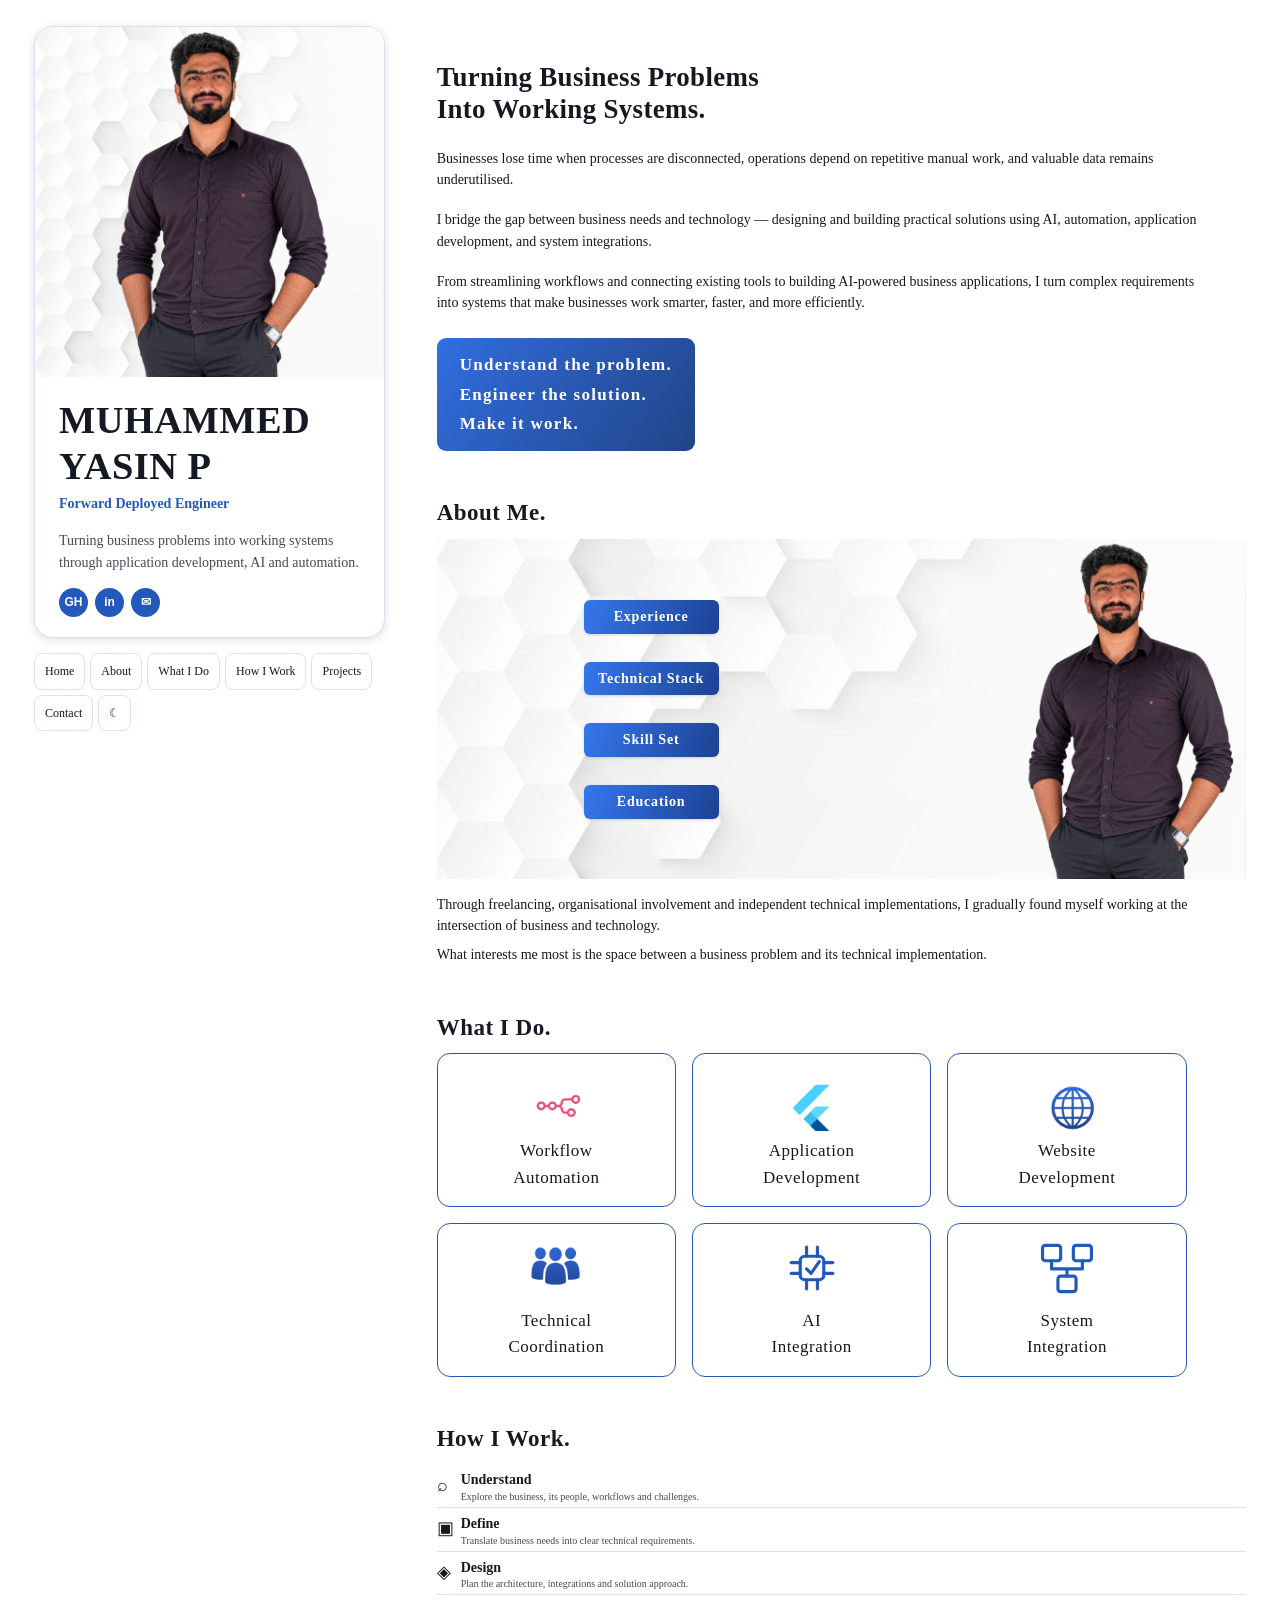
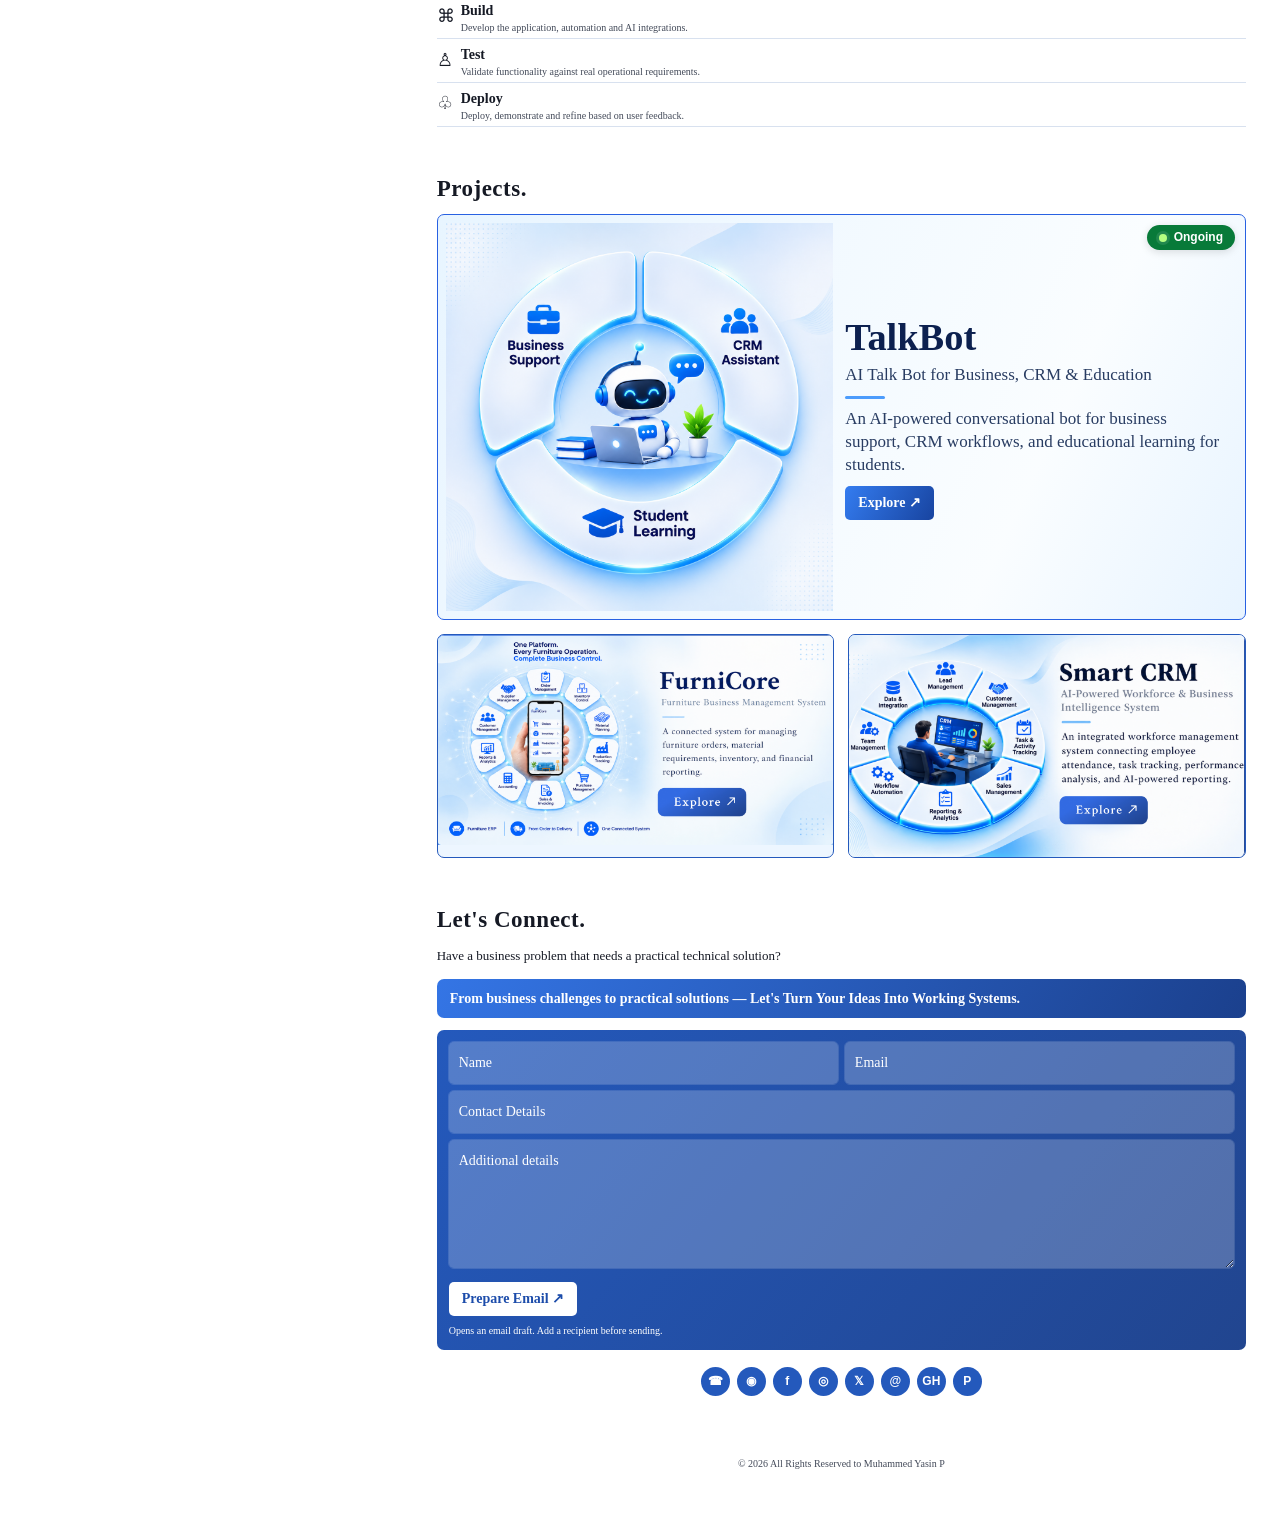
<file: index.html>
<!doctype html>
<html lang="en" data-theme="light">
<head>
<meta charset="utf-8"><meta name="viewport" content="width=device-width, initial-scale=1"><meta name="theme-color" content="#ffffff">
<title>Muhammed Yasin P | Forward Deployed Engineer</title>
<link rel="icon" type="image/png" href="assets/logo-light.png" id="site-favicon">
<link rel="stylesheet" href="styles.css">
</head>
<body>
<header class="mobile-header">
 <a href="#home" class="brand"><span class="brand-mark"><img class="logo-light" src="assets/logo-light.png" alt=""><img class="logo-dark" src="assets/logo-dark.png" alt=""></span><span><strong>MUHAMMED YASIN P</strong><small>Forward Deployed Engineer</small></span></a>
 <div class="header-actions"><button class="theme-toggle" aria-label="Switch color theme" title="Switch theme">☾</button><button class="menu-toggle" aria-expanded="false" aria-controls="mobile-menu" aria-label="Open navigation">☰</button></div>
 <nav class="mobile-menu" id="mobile-menu" hidden><a href="#home">Home</a><a href="#about">About</a><a href="#what-i-do">What I Do</a><a href="#how-i-work">How I Work</a><a href="#projects">Projects</a><a href="#contact">Contact</a></nav>
</header>
<div class="site-shell">
 <aside class="desktop-sidebar">
  <div class="identity-card"><div class="identity-photo"><img src="assets/portrait.jpeg" alt="Portrait of Muhammed Yasin P"></div><div class="identity-body"><h2>MUHAMMED<br>YASIN P</h2><span class="identity-role">Forward Deployed Engineer</span><p>Turning business problems into working systems through application development, AI and automation.</p><div class="socials sidebar-socials"><a href="https://github.com/" target="_blank" rel="noopener" aria-label="GitHub">GH</a><a href="https://www.linkedin.com/" target="_blank" rel="noopener" aria-label="LinkedIn">in</a><a href="#contact" aria-label="Contact">✉</a></div></div></div>
  <nav class="desktop-nav" aria-label="Desktop navigation"><a href="#home">Home</a><a href="#about">About</a><a href="#what-i-do">What I Do</a><a href="#how-i-work">How I Work</a><a href="#projects">Projects</a><a href="#contact">Contact</a><button class="theme-toggle" aria-label="Switch color theme">☾</button></nav>
 </aside>
 <main id="home" class="content">
  <section class="hero" aria-labelledby="hero-title"><h1 id="hero-title">Turning Business Problems<br>Into Working Systems.</h1>
   <div class="hero-copy"><p>Businesses lose time when processes are disconnected, operations depend on repetitive manual work, and valuable data remains underutilised.</p><p>I bridge the gap between business needs and technology — designing and building practical solutions using AI, automation, application development, and system integrations.</p><p>From streamlining workflows and connecting existing tools to building AI-powered business applications, I turn complex requirements into systems that make businesses work smarter, faster, and more efficiently.</p></div>
   <div class="statement">Understand the problem.<br>Engineer the solution.<br>Make it work.</div>
  </section>
  <section id="about" class="about" aria-labelledby="about-title"><h2 id="about-title">About Me.</h2>
   <div class="about-visual"><h2 class="about-image-title">About Me.</h2><div class="about-shortcuts"><a href="#experience" data-open="experience"><span>Experience</span></a><a href="#technical-stack" data-open="technical-stack"><span>Technical Stack</span></a><a href="#skill-set" data-open="skill-set"><span>Skill Set</span></a><a href="#education" data-open="education"><span>Education</span></a></div><img class="about-portrait" src="assets/portrait.jpeg" alt="Muhammed Yasin P standing in a dark shirt"></div>
   <div class="about-description"><p>Through freelancing, organisational involvement and independent technical implementations, I gradually found myself working at the intersection of business and technology.</p><p>What interests me most is the space between a business problem and its technical implementation.</p></div>
  </section>
  <section id="what-i-do" class="services" aria-labelledby="services-title">
   <h2 id="services-title">What I Do.</h2>
   <div class="service-grid">
    <article class="service-tile"><span class="service-icon" aria-hidden="true"><img src="assets/icon-workflow-automation.png" alt="" loading="lazy"></span><h3>Workflow<br>Automation</h3></article>
    <article class="service-tile"><span class="service-icon" aria-hidden="true"><img src="assets/icon-application-development.png" alt="" loading="lazy"></span><h3>Application<br>Development</h3></article>
    <article class="service-tile"><span class="service-icon" aria-hidden="true"><img src="assets/icon-website-development.png" alt="" loading="lazy"></span><h3>Website<br>Development</h3></article>
    <article class="service-tile"><span class="service-icon" aria-hidden="true"><img src="assets/icon-technical-coordination.png" alt="" loading="lazy"></span><h3>Technical<br>Coordination</h3></article>
    <article class="service-tile"><span class="service-icon" aria-hidden="true"><svg viewBox="0 0 64 64"><rect x="19" y="19" width="26" height="26" rx="5"/><path d="M26 19V9m12 10V9M26 55V45m12 10V45M19 26H9m10 12H9m46-12H45m10 12H45M26 33l5 5 9-13"/></svg></span><h3>AI<br>Integration</h3></article>
    <article class="service-tile"><span class="service-icon" aria-hidden="true"><svg viewBox="0 0 64 64"><rect x="5" y="7" width="20" height="17" rx="3"/><rect x="39" y="7" width="20" height="17" rx="3"/><rect x="22" y="41" width="20" height="17" rx="3"/><path d="M15 24v9h17v8M49 24v9H32"/></svg></span><h3>System<br>Integration</h3></article>
   </div>
  </section>
  <section id="how-i-work" class="workflow" aria-labelledby="workflow-title"><h2 id="workflow-title">How I Work.</h2><div class="workflow-list">
   <details><summary><span>⌕</span><b>Understand</b><small>Explore the business, its people, workflows and challenges.</small></summary><p>Understand how the business currently operates.</p>
<p>Identify repetitive tasks and operational bottlenecks.</p>
<p>Discuss requirements with stakeholders.</p>
<p>Observe how existing tools and systems are used.</p>

<p><strong>OUTPUT:</strong> </p>
    <p>A clear understanding of the actual business problem.</p></details>
   <details><summary><span>▣</span><b>Define</b><small>Translate business needs into clear technical requirements.</small></summary><p>Break down the problem into functional requirements.</p>
<p>Identify system limitations and dependencies.</p>
<p>Define expected system behaviour.</p>
<p>Prioritise features based on business needs.</p>

<p><strong>OUTPUT:</strong> </p>
    <p>A structured solution scope and implementation plan.</p></details>
   <details><summary><span>◈</span><b>Design</b><small>Plan the architecture, integrations and solution approach.</small></summary><p><p>Map workflows and system interactions.</p>
<p>Plan application structure and database requirements.</p>
<p>Identify automation and AI integration opportunities.</p>
<p>Select suitable technologies and services.</p>

<p><strong>OUTPUT:</strong> </p>
    <p>A technical blueprint for implementation.</p></p></details>
   <details><summary><span>⌘</span><b>Build</b><small>Develop the application, automation and AI integrations.</small></summary><p>Build application interfaces and backend logic.</p>
<p>Implement business rules and data workflows.</p>
<p>Integrate APIs, automation and AI capabilities.</p>
<p>Use AI-assisted development to accelerate implementation.</p>

<p><strong>OUTPUT:</strong></p>
<p> A functional system built around the business requirements.</p></details>
   <details><summary><span>♙</span><b>Test</b><small>Validate functionality against real operational requirements.</small></summary><p>Test features against expected workflows.</p>
<p>Validate data accuracy and business logic.</p>
<p>Identify and resolve implementation issues.</p>
<p>Refine the system based on testing results.</p>

<p><strong>OUTPUT:</strong></p>
<p> A validated application ready for deployment.</p></details>
   <details><summary><span>♧</span><b>Deploy</b><small>Deploy, demonstrate and refine based on user feedback.</small></summary><p>Configure and deploy the application.</p>
<p>Demonstrate workflows to actual users.</p>
<p>Gather feedback from the working environment.</p>
<p>Make improvements as operational needs evolve.</p>

<p><strong>OUTPUT:</strong></p> 
<p> A working solution integrated into the business environment.</p></details>
  </div></section>
  <section id="projects" class="projects" aria-labelledby="projects-title"><h2 id="projects-title">Projects.</h2><div class="project-list"><article class="project-card project-talkbot">
  <span class="project-status" aria-label="Project status: ongoing"><span class="status-dot"></span>Ongoing</span>
  <div class="project-artwork"><img class="project-art-light" src="assets/talkbot-preview.webp" alt="TalkBot conversational AI assistant for business, CRM and student learning"><img class="project-art-dark" src="assets/talkbot-dark.webp" alt="TalkBot conversational AI assistant for business, CRM and student learning"></div>
  <div class="project-caption">
    <h3>TalkBot</h3>
    <p>AI Talk Bot for Business, CRM &amp; Education</p>
    <p>An AI-powered conversational bot for business support, CRM workflows, and educational learning for students.</p>
    <button class="project-expand" type="button" aria-expanded="false">Explore ↗</button>
    <div class="project-extra" hidden>In development: conversational assistance for business operations, CRM interactions, and student study support.</div>
  </div>
</article><article class="project-card project-furnicore"><div class="project-artwork"><img class="project-art-light" src="assets/furnicore.jpeg" alt="FurniCore furniture business management system project overview"><img class="project-art-dark" src="assets/furnicore-dark.webp" alt="FurniCore furniture business management system project overview"></div><div class="project-caption"><h3>FurniCore</h3><p>Furniture Business Management System</p><p>A connected system for managing furniture orders, material requirements, inventory, and financial reporting.</p><button class="project-expand" aria-expanded="false">Explore ↗</button><div class="project-extra" hidden>Includes order processing, stock management, automated material calculations and financial reports.</div></div></article><article class="project-card project-crm"><div class="project-artwork"><img class="project-art-light" src="assets/smart-crm.jpeg" alt="Smart CRM AI-powered workforce and business intelligence project overview"><img class="project-art-dark" src="assets/smart-crm-dark.webp" alt="Smart CRM AI-powered workforce and business intelligence project overview"></div><div class="project-caption"><h3>Smart CRM</h3><p>AI-Powered Workforce &amp; Business Intelligence System</p><p>An integrated workforce management system connecting employee attendance, task tracking, performance analysis, and AI-powered reporting.</p><button class="project-expand" aria-expanded="false">Explore ↗</button><div class="project-extra" hidden>Includes employee management, attendance, task tracking, dashboards and an AI agent connected to business data.</div></div></article></div></section>
  <section id="contact" class="contact" aria-labelledby="contact-title"><h2 id="contact-title">Let's Connect.</h2><p>Have a business problem that needs a practical technical solution?</p><div class="contact-banner">From business challenges to practical solutions — Let's Turn Your Ideas Into Working Systems.</div><form id="contact-form" class="contact-form"><div class="contact-row"><label><span class="sr-only">Name</span><input name="name" placeholder="Name" required></label><label><span class="sr-only">Email</span><input name="email" type="email" placeholder="Email" required></label></div><label><span class="sr-only">Contact Details</span><input name="contact" placeholder="Contact Details"></label><label><span class="sr-only">Additional details</span><textarea name="message" placeholder="Additional details" rows="5" required></textarea></label><button type="submit">Prepare Email ↗</button><small class="form-note">Opens an email draft. Add a recipient before sending.</small></form><div class="socials footer-socials"><a href="tel:" title="Add phone number" aria-label="Phone">☎</a><a href="https://wa.me/" target="_blank" rel="noopener" aria-label="WhatsApp">◉</a><a href="https://facebook.com/" target="_blank" rel="noopener" aria-label="Facebook">f</a><a href="https://instagram.com/" target="_blank" rel="noopener" aria-label="Instagram">◎</a><a href="https://x.com/" target="_blank" rel="noopener" aria-label="X">𝕏</a><a href="https://threads.net/" target="_blank" rel="noopener" aria-label="Threads">@</a><a href="https://github.com/" target="_blank" rel="noopener" aria-label="GitHub">GH</a><a href="https://pinterest.com/" target="_blank" rel="noopener" aria-label="Pinterest">P</a></div></section>
  <footer>© 2026 All Rights Reserved to Muhammed Yasin P</footer>
 </main>
</div>
<div class="detail-overlay" id="detail-overlay" hidden><div class="detail-dialog" role="dialog" aria-modal="true" aria-labelledby="detail-heading"><header><div class="brand"><span class="brand-mark"><img class="logo-light" src="assets/logo-light.png" alt=""><img class="logo-dark" src="assets/logo-dark.png" alt=""></span><span><strong>MUHAMMED YASIN P</strong><small>Forward Deployed Engineer</small></span></div><button id="detail-close" aria-label="Close details">×</button></header><div class="detail-body" id="detail-body"></div></div></div>
<script src="script.js"></script>
</body></html>
</file>
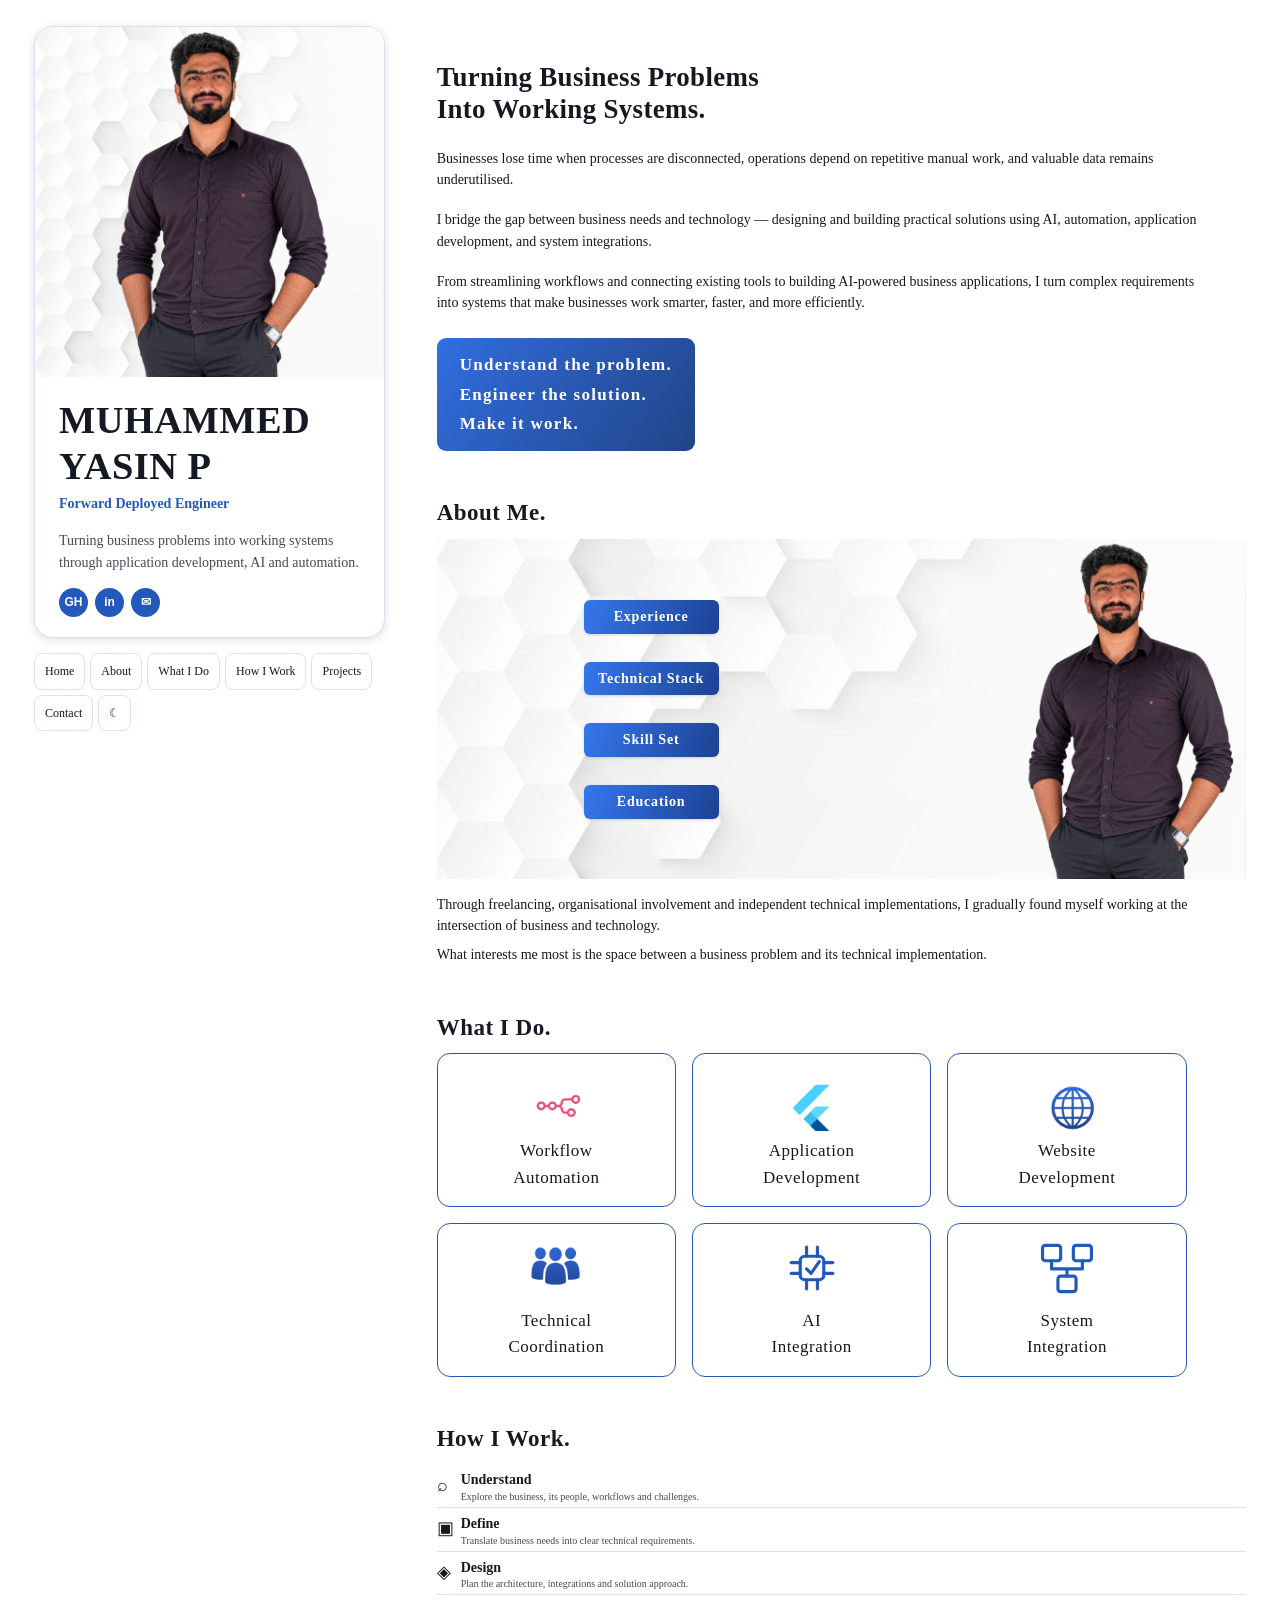
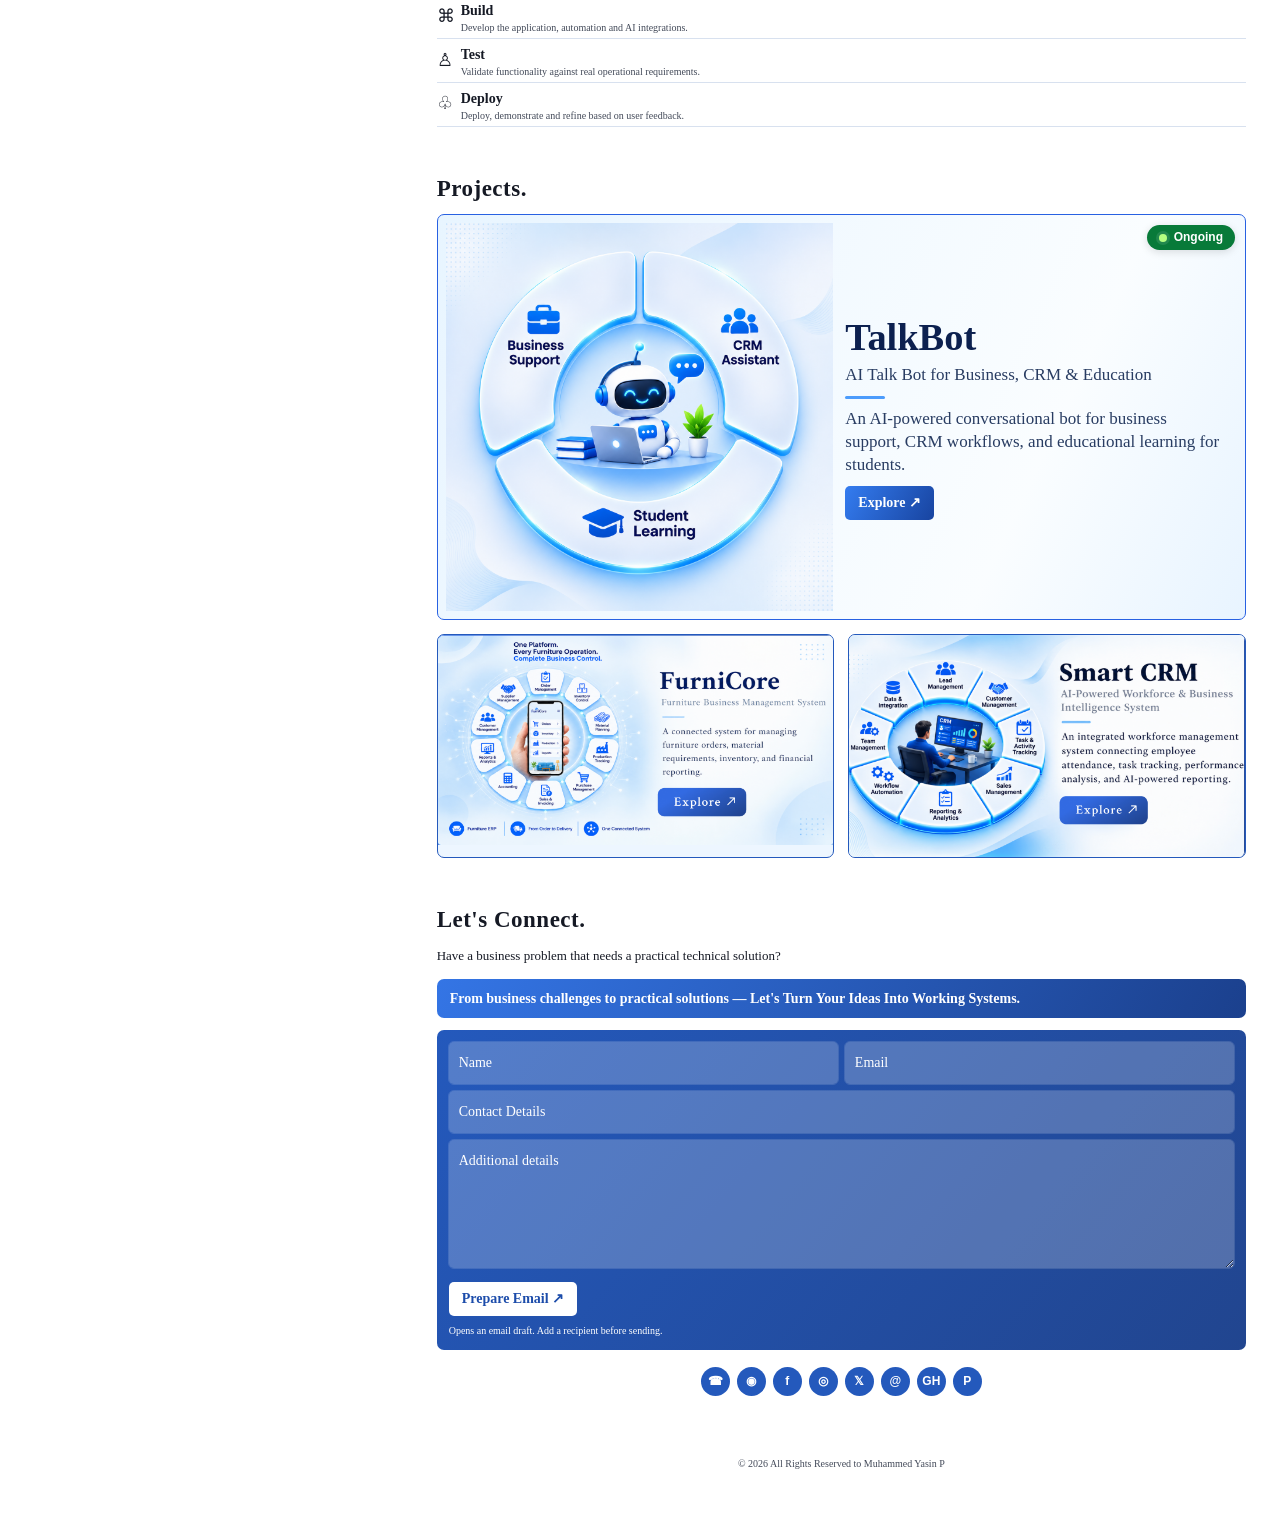
<file: Muhammed_Yasin_P/index.html>
<!doctype html>
<html lang="en" data-theme="light">
<head>
<meta charset="utf-8"><meta name="viewport" content="width=device-width, initial-scale=1"><meta name="theme-color" content="#ffffff">
<title>Muhammed Yasin P | Forward Deployed Engineer</title>
<link rel="icon" type="image/png" href="assets/logo-light.png" id="site-favicon">
<link rel="stylesheet" href="styles.css">
</head>
<body>
<header class="mobile-header">
 <a href="#home" class="brand"><span class="brand-mark"><img class="logo-light" src="assets/logo-light.png" alt=""><img class="logo-dark" src="assets/logo-dark.png" alt=""></span><span><strong>MUHAMMED YASIN P</strong><small>Forward Deployed Engineer</small></span></a>
 <div class="header-actions"><button class="theme-toggle" aria-label="Switch color theme" title="Switch theme">☾</button><button class="menu-toggle" aria-expanded="false" aria-controls="mobile-menu" aria-label="Open navigation">☰</button></div>
 <nav class="mobile-menu" id="mobile-menu" hidden><a href="#home">Home</a><a href="#about">About</a><a href="#what-i-do">What I Do</a><a href="#how-i-work">How I Work</a><a href="#projects">Projects</a><a href="#contact">Contact</a></nav>
</header>
<div class="site-shell">
 <aside class="desktop-sidebar">
  <div class="identity-card"><div class="identity-photo"><img src="assets/portrait.jpeg" alt="Portrait of Muhammed Yasin P"></div><div class="identity-body"><h2>MUHAMMED<br>YASIN P</h2><span class="identity-role">Forward Deployed Engineer</span><p>Turning business problems into working systems through application development, AI and automation.</p><div class="socials sidebar-socials"><a href="https://github.com/" target="_blank" rel="noopener" aria-label="GitHub">GH</a><a href="https://www.linkedin.com/" target="_blank" rel="noopener" aria-label="LinkedIn">in</a><a href="#contact" aria-label="Contact">✉</a></div></div></div>
  <nav class="desktop-nav" aria-label="Desktop navigation"><a href="#home">Home</a><a href="#about">About</a><a href="#what-i-do">What I Do</a><a href="#how-i-work">How I Work</a><a href="#projects">Projects</a><a href="#contact">Contact</a><button class="theme-toggle" aria-label="Switch color theme">☾</button></nav>
 </aside>
 <main id="home" class="content">
  <section class="hero" aria-labelledby="hero-title"><h1 id="hero-title">Turning Business Problems<br>Into Working Systems.</h1>
   <div class="hero-copy"><p>Businesses lose time when processes are disconnected, operations depend on repetitive manual work, and valuable data remains underutilised.</p><p>I bridge the gap between business needs and technology — designing and building practical solutions using AI, automation, application development, and system integrations.</p><p>From streamlining workflows and connecting existing tools to building AI-powered business applications, I turn complex requirements into systems that make businesses work smarter, faster, and more efficiently.</p></div>
   <div class="statement">Understand the problem.<br>Engineer the solution.<br>Make it work.</div>
  </section>
  <section id="about" class="about" aria-labelledby="about-title"><h2 id="about-title">About Me.</h2>
   <div class="about-visual"><h2 class="about-image-title">About Me.</h2><div class="about-shortcuts"><a href="#experience" data-open="experience"><span>Experience</span></a><a href="#technical-stack" data-open="technical-stack"><span>Technical Stack</span></a><a href="#skill-set" data-open="skill-set"><span>Skill Set</span></a><a href="#education" data-open="education"><span>Education</span></a></div><img class="about-portrait" src="assets/portrait.jpeg" alt="Muhammed Yasin P standing in a dark shirt"></div>
   <div class="about-description"><p>Through freelancing, organisational involvement and independent technical implementations, I gradually found myself working at the intersection of business and technology.</p><p>What interests me most is the space between a business problem and its technical implementation.</p></div>
  </section>
  <section id="what-i-do" class="services" aria-labelledby="services-title">
   <h2 id="services-title">What I Do.</h2>
   <div class="service-grid">
    <article class="service-tile"><span class="service-icon" aria-hidden="true"><img src="assets/icon-workflow-automation.png" alt="" loading="lazy"></span><h3>Workflow<br>Automation</h3></article>
    <article class="service-tile"><span class="service-icon" aria-hidden="true"><img src="assets/icon-application-development.png" alt="" loading="lazy"></span><h3>Application<br>Development</h3></article>
    <article class="service-tile"><span class="service-icon" aria-hidden="true"><img src="assets/icon-website-development.png" alt="" loading="lazy"></span><h3>Website<br>Development</h3></article>
    <article class="service-tile"><span class="service-icon" aria-hidden="true"><img src="assets/icon-technical-coordination.png" alt="" loading="lazy"></span><h3>Technical<br>Coordination</h3></article>
    <article class="service-tile"><span class="service-icon" aria-hidden="true"><svg viewBox="0 0 64 64"><rect x="19" y="19" width="26" height="26" rx="5"/><path d="M26 19V9m12 10V9M26 55V45m12 10V45M19 26H9m10 12H9m46-12H45m10 12H45M26 33l5 5 9-13"/></svg></span><h3>AI<br>Integration</h3></article>
    <article class="service-tile"><span class="service-icon" aria-hidden="true"><svg viewBox="0 0 64 64"><rect x="5" y="7" width="20" height="17" rx="3"/><rect x="39" y="7" width="20" height="17" rx="3"/><rect x="22" y="41" width="20" height="17" rx="3"/><path d="M15 24v9h17v8M49 24v9H32"/></svg></span><h3>System<br>Integration</h3></article>
   </div>
  </section>
  <section id="how-i-work" class="workflow" aria-labelledby="workflow-title"><h2 id="workflow-title">How I Work.</h2><div class="workflow-list">
   <details><summary><span>⌕</span><b>Understand</b><small>Explore the business, its people, workflows and challenges.</small></summary><p>Explore the business, its people, workflows and challenges.</p></details>
   <details><summary><span>▣</span><b>Define</b><small>Translate business needs into clear technical requirements.</small></summary><p>Translate business needs into clear technical requirements.</p></details>
   <details><summary><span>◈</span><b>Design</b><small>Plan the architecture, integrations and solution approach.</small></summary><p>Plan the architecture, integrations and solution approach.</p></details>
   <details><summary><span>⌘</span><b>Build</b><small>Develop the application, automation and AI integrations.</small></summary><p>Develop the application, automation and AI integrations.</p></details>
   <details><summary><span>♙</span><b>Test</b><small>Validate functionality against real operational requirements.</small></summary><p>Validate functionality against real operational requirements.</p></details>
   <details><summary><span>♧</span><b>Deploy</b><small>Deploy, demonstrate and refine based on user feedback.</small></summary><p>Deploy, demonstrate and refine based on user feedback.</p></details>
  </div></section>
  <section id="projects" class="projects" aria-labelledby="projects-title"><h2 id="projects-title">Projects.</h2><div class="project-list"><article class="project-card project-talkbot">
  <span class="project-status" aria-label="Project status: ongoing"><span class="status-dot"></span>Ongoing</span>
  <div class="project-artwork"><img class="project-art-light" src="assets/talkbot-preview.webp" alt="TalkBot conversational AI assistant for business, CRM and student learning"><img class="project-art-dark" src="assets/talkbot-dark.webp" alt="TalkBot conversational AI assistant for business, CRM and student learning"></div>
  <div class="project-caption">
    <h3>TalkBot</h3>
    <p>AI Talk Bot for Business, CRM &amp; Education</p>
    <p>An AI-powered conversational bot for business support, CRM workflows, and educational learning for students.</p>
    <button class="project-expand" type="button" aria-expanded="false">Explore ↗</button>
    <div class="project-extra" hidden>In development: conversational assistance for business operations, CRM interactions, and student study support.</div>
  </div>
</article><article class="project-card project-furnicore"><div class="project-artwork"><img class="project-art-light" src="assets/furnicore.jpeg" alt="FurniCore furniture business management system project overview"><img class="project-art-dark" src="assets/furnicore-dark.webp" alt="FurniCore furniture business management system project overview"></div><div class="project-caption"><h3>FurniCore</h3><p>Furniture Business Management System</p><p>A connected system for managing furniture orders, material requirements, inventory, and financial reporting.</p><button class="project-expand" aria-expanded="false">Explore ↗</button><div class="project-extra" hidden>Includes order processing, stock management, automated material calculations and financial reports.</div></div></article><article class="project-card project-crm"><div class="project-artwork"><img class="project-art-light" src="assets/smart-crm.jpeg" alt="Smart CRM AI-powered workforce and business intelligence project overview"><img class="project-art-dark" src="assets/smart-crm-dark.webp" alt="Smart CRM AI-powered workforce and business intelligence project overview"></div><div class="project-caption"><h3>Smart CRM</h3><p>AI-Powered Workforce &amp; Business Intelligence System</p><p>An integrated workforce management system connecting employee attendance, task tracking, performance analysis, and AI-powered reporting.</p><button class="project-expand" aria-expanded="false">Explore ↗</button><div class="project-extra" hidden>Includes employee management, attendance, task tracking, dashboards and an AI agent connected to business data.</div></div></article></div></section>
  <section id="contact" class="contact" aria-labelledby="contact-title"><h2 id="contact-title">Let's Connect.</h2><p>Have a business problem that needs a practical technical solution?</p><div class="contact-banner">From business challenges to practical solutions — Let's Turn Your Ideas Into Working Systems.</div><form id="contact-form" class="contact-form"><div class="contact-row"><label><span class="sr-only">Name</span><input name="name" placeholder="Name" required></label><label><span class="sr-only">Email</span><input name="email" type="email" placeholder="Email" required></label></div><label><span class="sr-only">Contact Details</span><input name="contact" placeholder="Contact Details"></label><label><span class="sr-only">Additional details</span><textarea name="message" placeholder="Additional details" rows="5" required></textarea></label><button type="submit">Prepare Email ↗</button><small class="form-note">Opens an email draft. Add a recipient before sending.</small></form><div class="socials footer-socials"><a href="tel:" title="Add phone number" aria-label="Phone">☎</a><a href="https://wa.me/" target="_blank" rel="noopener" aria-label="WhatsApp">◉</a><a href="https://facebook.com/" target="_blank" rel="noopener" aria-label="Facebook">f</a><a href="https://instagram.com/" target="_blank" rel="noopener" aria-label="Instagram">◎</a><a href="https://x.com/" target="_blank" rel="noopener" aria-label="X">𝕏</a><a href="https://threads.net/" target="_blank" rel="noopener" aria-label="Threads">@</a><a href="https://github.com/" target="_blank" rel="noopener" aria-label="GitHub">GH</a><a href="https://pinterest.com/" target="_blank" rel="noopener" aria-label="Pinterest">P</a></div></section>
  <footer>© 2026 All Rights Reserved to Muhammed Yasin P</footer>
 </main>
</div>
<div class="detail-overlay" id="detail-overlay" hidden><div class="detail-dialog" role="dialog" aria-modal="true" aria-labelledby="detail-heading"><header><div class="brand"><span class="brand-mark"><img class="logo-light" src="assets/logo-light.png" alt=""><img class="logo-dark" src="assets/logo-dark.png" alt=""></span><span><strong>MUHAMMED YASIN P</strong><small>Forward Deployed Engineer</small></span></div><button id="detail-close" aria-label="Close details">×</button></header><div class="detail-body" id="detail-body"></div></div></div>
<script src="script.js"></script>
</body></html>
</file>
<file: styles.css>
:root{--bg:#fff;--surface:#fff;--text:#151924;--sub:#434a59;--blue:#2459bc;--blue2:#316ee0;--line:#d8e1ef;--soft:#f1f5fc;--shadow:0 2px 8px #101c3424;--hex:url('assets/hexagons.jpeg')}html[data-theme=dark]{--bg:#0e1320;--surface:#171e2d;--text:#f5f7fd;--sub:#bdc7d8;--blue:#4278e2;--blue2:#2253b8;--line:#38445b;--soft:#202b3d;--shadow:0 3px 14px #0007}*{box-sizing:border-box}html{scroll-behavior:smooth}body{margin:0;background:var(--bg);color:var(--text);font-family:Georgia,'Times New Roman',serif;font-size:14px;line-height:1.55}button,input,textarea{font:inherit}button{cursor:pointer}a{color:inherit;text-decoration:none}h1,h2,h3,p{margin-top:0}h1,h2,h3{line-height:1.2}h1{font-size:clamp(21px,2.1vw,36px);letter-spacing:.35px}h2{font-size:23px;letter-spacing:.5px;margin-bottom:12px}h3{font-size:18px}.site-shell{max-width:1500px;margin:auto;display:grid;grid-template-columns:minmax(255px,29%) minmax(0,1fr);gap:clamp(22px,4vw,68px);padding:26px 34px}.desktop-sidebar{position:sticky;top:26px;height:calc(100vh - 52px);display:flex;flex-direction:column;gap:15px}.identity-card{background:var(--surface);border:1px solid var(--line);box-shadow:var(--shadow);border-radius:19px;overflow:hidden}.identity-photo{background:var(--soft);height:min(42vh,350px);display:flex;align-items:flex-end;justify-content:center;background-image:var(--hex);background-position:center;background-size:cover}.identity-photo img{height:100%;max-width:100%;object-fit:contain;object-position:bottom}.identity-body{padding:20px 24px}.identity-body h2{font-size:clamp(25px,3vw,40px);margin-bottom:4px}.identity-role{color:var(--blue);font-weight:bold}.identity-body p{color:var(--sub);margin:15px 0}.desktop-nav{display:flex;flex-wrap:wrap;gap:5px;align-items:center}.desktop-nav a,.desktop-nav button{border:1px solid var(--line);background:var(--surface);padding:8px 10px;border-radius:8px;font-size:12px;color:var(--text)}.desktop-nav a:hover{background:var(--soft)}.content{min-width:0;padding:35px 0}.content section{scroll-margin-top:20px;margin-bottom:48px}.hero-copy{max-width:760px}.hero-copy p{margin-bottom:18px}.statement{display:inline-block;background:linear-gradient(125deg,var(--blue2),#214487);border-radius:9px;padding:12px 23px;color:#fff;font-weight:bold;letter-spacing:1.3px;font-size:17px;line-height:1.75;margin-top:6px}.about-visual{position:relative;min-height:340px;background:var(--soft);background-image:var(--hex);background-position:center;background-size:cover;overflow:hidden}.about-shortcuts{position:absolute;top:18%;left:5%;width:43%;z-index:2;display:flex;flex-direction:column;align-items:center;gap:28px}.about-shortcuts a{background:linear-gradient(110deg,#3677ed,#1c4293);color:white;padding:6px 12px;min-width:135px;text-align:center;border-radius:6px;font-weight:bold;letter-spacing:.8px;box-shadow:0 1px 3px #0002}.about-shortcuts a:hover{filter:brightness(1.13)}.about-portrait{position:absolute;right:0;bottom:0;height:100%;max-width:65%;object-fit:contain;object-position:bottom right}.about-description{margin-top:15px}.about-description p{margin-bottom:7px}.workflow-list details{border-bottom:1px solid var(--line);padding:5px 0}.workflow-list summary{cursor:pointer;list-style:none;display:grid;grid-template-columns:24px 1fr 16px;align-items:center}.workflow-list summary::-webkit-details-marker{display:none}.workflow-list summary:after{content:'⌄';grid-column:3;grid-row:1/3}.workflow-list summary>span{grid-row:1/3;font-size:18px}.workflow-list summary>b{font-size:14px}.workflow-list summary>small{grid-column:2;font-size:10px;color:var(--sub);line-height:1.1}.workflow-list details>p{margin:6px 0 5px 24px;color:var(--sub)}.project-list{display:grid;grid-template-columns:repeat(2,minmax(0,1fr));gap:14px}.project-card{border:1px solid var(--blue);border-radius:7px;background:var(--surface);overflow:hidden}.project-card>img{display:block;width:100%;height:auto;aspect-ratio:1.28;object-fit:contain;background:#f8fbff}.project-caption{padding:12px}.project-caption h3{margin:0 0 5px}.project-caption p{font-size:12px;margin-bottom:7px}.project-expand,.contact-form button{background:var(--blue);color:white;border:0;border-radius:5px;padding:6px 13px;font-weight:bold}.project-extra{margin-top:10px;color:var(--sub);font-size:12px}.contact>p{font-size:13px}.contact-banner{background:linear-gradient(120deg,#3475e5,#1b408d);border-radius:7px;color:white;padding:9px 13px;font-weight:bold}.contact-form{margin-top:12px;background:linear-gradient(130deg,var(--blue),#21458f);padding:12px;border-radius:7px;display:grid;gap:7px}.contact-row{display:grid;grid-template-columns:1fr 1fr;gap:7px}.contact-form input,.contact-form textarea{width:100%;border:0;border-radius:5px;background:#ffffff38;color:white;padding:10px;outline:1px solid #ffffff24;resize:vertical}.contact-form input::placeholder,.contact-form textarea::placeholder{color:#fff}.contact-form button{background:white;color:#1c4caa;justify-self:start}.form-note{color:#fff;font-size:10px}.socials{display:flex;gap:7px;flex-wrap:wrap;justify-content:center}.socials a{background:var(--blue);color:white;min-width:29px;height:29px;border-radius:50%;display:grid;place-items:center;font-family:Arial,sans-serif;font-size:12px;font-weight:bold}.sidebar-socials{justify-content:flex-start}.footer-socials{margin:17px 0}.content footer{text-align:center;font-size:10px;color:var(--sub);margin-top:60px}.mobile-header{display:none}.detail-overlay{position:fixed;inset:0;z-index:50;background:#0a0e16b5;display:grid;place-items:center;padding:18px}.detail-overlay[hidden],.mobile-menu[hidden],.project-extra[hidden]{display:none!important}.detail-dialog{width:min(100%,670px);max-height:90vh;overflow:auto;background:var(--surface);border-radius:13px;color:var(--text);box-shadow:0 15px 55px #0007}.detail-dialog>header{position:sticky;top:0;display:flex;align-items:center;justify-content:space-between;background:var(--surface);border-bottom:1px solid var(--line);padding:12px 17px}.detail-dialog>header button{border:0;background:var(--soft);color:var(--text);font-size:23px;width:32px;height:32px;border-radius:7px}.detail-body{padding:24px;font-size:14px}.detail-body h2{margin-bottom:20px}.detail-body h3{margin-top:22px;font-size:17px}.detail-body li{margin:7px 0}.detail-body .record{border-bottom:1px solid var(--line);padding:12px 0}.detail-body .record summary{cursor:pointer;font-weight:bold}.detail-body .record small{float:right;color:var(--sub)}.brand{display:flex;align-items:center;gap:7px}.brand-mark{font:bold 31px Georgia,serif;color:#1d5cc7;letter-spacing:-5px;width:33px}.brand strong{display:block;font-size:12px;line-height:1.1}.brand small{display:block;font-size:9px}.sr-only{position:absolute;width:1px;height:1px;overflow:hidden;clip:rect(0,0,0,0)}
@media(max-width:700px){body{font-size:12px;letter-spacing:.18px}.mobile-header{display:flex;position:sticky;top:0;z-index:20;background:var(--surface);color:var(--text);align-items:center;justify-content:space-between;padding:6px 10px;min-height:48px;box-shadow:0 2px 5px #0003;border-radius:0 0 10px 10px}.mobile-header .brand strong{font-size:11px}.mobile-header .brand small{font-size:8px}.header-actions{display:flex;gap:7px}.header-actions button{border:0;background:transparent;color:var(--text);font-size:19px;padding:3px 4px}.mobile-menu{position:absolute;right:8px;top:46px;min-width:125px;background:var(--soft);border-radius:10px;box-shadow:var(--shadow);padding:8px;display:flex;flex-direction:column}.mobile-menu a{padding:4px 9px;font-weight:bold}.site-shell{display:block;padding:0 12px}.desktop-sidebar{display:none}.content{padding:12px 0 0}.content section{margin-bottom:20px;scroll-margin-top:60px}.hero h1{font-size:19px;line-height:1.22;letter-spacing:.4px;margin-bottom:10px}.hero-copy{border-left:1px solid var(--line);padding-left:8px;margin-left:5px}.hero-copy p{font-size:11px;line-height:1.5;margin-bottom:12px}.statement{font-size:13px;letter-spacing:1px;line-height:1.55;padding:7px 11px;border-radius:6px;margin-top:7px}.content h2{font-size:18px;margin-bottom:9px}.about-visual{margin-left:-8px;margin-right:-8px;min-height:0;aspect-ratio:1.18;background-position:center}.about-shortcuts{top:17%;left:3%;width:50%;gap:clamp(14px,4.3vw,29px)}.about-shortcuts a{min-width:0;width:80%;font-size:clamp(10px,3.3vw,13px);padding:4px 3px;border-radius:5px;line-height:1.25}.about-portrait{height:100%;max-width:60%}.about-description{padding:7px 4px 0;margin:0}.about-description p{font-size:11px;line-height:1.6;margin-bottom:4px}.workflow-list details{padding:3px 0}.workflow-list summary>b{font-size:12px}.workflow-list summary>small{font-size:8px}.workflow-list details>p{font-size:10px}.project-list{grid-template-columns:1fr;gap:7px}.project-card>img{aspect-ratio:2.7;object-fit:contain}.project-caption{padding:6px 9px}.project-caption h3{font-size:14px}.project-caption p{font-size:10px;margin:2px 0}.project-expand{font-size:10px;padding:4px 12px}.contact>p{font-size:10px}.contact-banner{font-size:10px;line-height:1.25;padding:7px}.contact-form{margin-top:7px;padding:8px;gap:6px}.contact-form input,.contact-form textarea{padding:8px;font-size:10px}.contact-form textarea{min-height:78px}.contact-form button{font-size:10px}.footer-socials{gap:4px}.socials a{width:23px;height:23px;min-width:23px;font-size:10px}.content footer{font-size:8px;margin:35px 0 10px}.detail-overlay{padding:0;align-items:stretch}.detail-dialog{max-height:100vh;width:100%;border-radius:0}.detail-body{padding:17px;font-size:12px}.detail-body h2{font-size:19px}.detail-body h3{font-size:15px}}

/* PDF-faithful mobile project tiles: artwork already contains the title,
   description and Explore button, so never duplicate them underneath. */
@media (max-width:700px){
  .projects .project-list{gap:12px}
  .projects .project-card{border:1px solid var(--blue);border-radius:7px;overflow:hidden;background:#f8fbff}
  .projects .project-card>img{display:block;width:100%;height:auto;aspect-ratio:auto;object-fit:fill;background:#f8fbff;cursor:pointer}
  .projects .project-caption{display:none}
}

/* Mobile About Me: faithful arrangement to supplied reference screenshot */
.about-image-title{display:none}
@media(max-width:700px){
  .about>h2{display:none}
  .about-visual{aspect-ratio:1.03;margin-left:-8px;margin-right:-8px;overflow:hidden;background-size:100% auto;background-repeat:no-repeat;background-position:center center;isolation:isolate}
  .about-image-title{display:block!important;position:absolute;top:2%;left:5.5%;z-index:4;margin:0!important;font-size:clamp(22px,5vw,34px)!important;line-height:1.2;color:#141b2d}
  html[data-theme=dark] .about-image-title{color:#f3f5ff}
  .about-portrait{height:110%;max-width:none;width:auto;right:-7%;bottom:-8%;object-fit:contain;object-position:bottom right;z-index:1}
  .about-shortcuts{position:absolute;top:19%;left:0;width:61%;height:66%;display:block;z-index:3}
  .about-shortcuts a{position:absolute;display:block;width:auto;min-width:0;margin:0;padding:5px 15px;border-radius:7px;font-size:clamp(15px,4vw,25px);line-height:1.2;letter-spacing:.8px;white-space:nowrap;box-shadow:none}
  .about-shortcuts a:nth-child(1){top:0;left:28%;width:70%}
  .about-shortcuts a:nth-child(2){top:26%;left:6%;width:84%}
  .about-shortcuts a:nth-child(3){top:52%;left:0;width:67%}
  .about-shortcuts a:nth-child(4){top:78%;left:12%;width:77%}
  .about-description{padding:15px 10px 0}
  .about-description p{font-size:clamp(12px,2.9vw,17px);line-height:1.7;letter-spacing:.45px}
}

/* Figma-style luminosity compositing: one uninterrupted pattern is painted
   on the parent; the blue button is a blended color layer ABOVE that pattern.
   There is no second pattern image inside a button. */
@media (max-width:700px) {
  .about-visual { background-image:var(--hex); background-size:100% auto;
    background-position:center center; background-repeat:no-repeat; isolation:isolate; }
  .about-visual::before { content:"";position:absolute;z-index:0;pointer-events:none;
    width:75%;height:92%;right:-8%;bottom:-5%;
    background:radial-gradient(ellipse at 60% 48%,rgba(83,148,250,.42),rgba(112,166,251,.20) 45%,transparent 78%);
    filter:blur(12px); }
  .about-portrait { right:-12%;bottom:-8%;height:110%;z-index:1; }
  .about-shortcuts {z-index:3;pointer-events:none;}
  .about-shortcuts a {pointer-events:auto;position:absolute;overflow:visible;
    background:transparent!important;background-image:none!important;
    background-blend-mode:normal!important;box-shadow:none;isolation:auto; }
  .about-shortcuts a::before {content:"";position:absolute;inset:0;z-index:0;
    border-radius:inherit;pointer-events:none;
    background:linear-gradient(110deg,#347cf0,#1d489c);
    mix-blend-mode:multiply;opacity:.95;}
  .about-shortcuts a>span {position:relative;z-index:1;color:#fff;
    text-shadow:0 1px 2px rgba(0,0,0,.12);}
}

/* Dark palette: deeper charcoal, controlled contrast and blue accents.
   The supplied dark hexagon image replaces the light pattern everywhere. */
html[data-theme="dark"] {
  --bg:#101115;--surface:#1b1d23;--text:#f2f3f7;--sub:#c3c6d0;
  --blue:#528af0;--blue2:#3878e6;--line:#353945;--soft:#242731;
  --shadow:0 8px 28px rgba(0,0,0,.4);
  --hex:url('assets/dark-hexagons.png');
  color-scheme:dark;
}
html[data-theme="dark"] .mobile-header,
html[data-theme="dark"] .identity-card,
html[data-theme="dark"] .detail-dialog,
html[data-theme="dark"] .detail-dialog>header {background:#1b1d23;}
html[data-theme="dark"] .desktop-nav a,
html[data-theme="dark"] .desktop-nav button {background:#242731;border-color:#3a3d48;}
html[data-theme="dark"] .project-card {background:#20232b;border-color:#4d75ba;}
html[data-theme="dark"] .project-card>img {background:#eaf2ff;}
html[data-theme="dark"] .contact-form {background:linear-gradient(135deg,#284f9b,#152b58);}
html[data-theme="dark"] .contact-form input,
html[data-theme="dark"] .contact-form textarea {background:#ffffff19;outline:1px solid #ffffff35;}
html[data-theme="dark"] .statement,
html[data-theme="dark"] .contact-banner {background:linear-gradient(115deg,#3a73d9,#1b3f89);}
html[data-theme="dark"] .brand-mark {color:#80acff;}
@media(max-width:700px){
  html[data-theme="dark"] .about-visual {background-color:#15171c;background-image:var(--hex);}
  html[data-theme="dark"] .about-image-title {color:#f3f5ff;}
  html[data-theme="dark"] .about-visual::before {
    background:radial-gradient(ellipse at 65% 48%,rgba(56,119,234,.43),rgba(42,91,177,.19) 48%,transparent 80%);}
  html[data-theme="dark"] .about-shortcuts a::before {
    background:linear-gradient(110deg,#3579eb,#173b87);mix-blend-mode:screen;opacity:.82;}
  html[data-theme="dark"] .mobile-menu {background:#272a32;border:1px solid #3c404c;}
}

/* Button compositing fix: keep text above the visual blend layer. */
@media (max-width:700px) {
  .about-shortcuts a {
    isolation:isolate !important;
    display:flex !important;
    justify-content:center;
    align-items:center;
    color:#fff !important;
    background:transparent !important;
    overflow:hidden !important;
  }
  .about-shortcuts a::before {
    z-index:-1 !important;
    background:linear-gradient(110deg,rgba(32,108,230,.85),rgba(17,63,152,.87)) !important;
    mix-blend-mode:luminosity !important;
    opacity:1 !important;
  }
  .about-shortcuts a>span {
    position:relative !important;
    z-index:2 !important;
    color:#fff !important;
    opacity:1 !important;
    mix-blend-mode:normal !important;
    -webkit-text-fill-color:#fff !important;
    text-shadow:0 1px 2px rgba(0,0,0,.25) !important;
  }
  html[data-theme="dark"] .about-shortcuts a::before {
    background:linear-gradient(110deg,rgba(48,116,238,.85),rgba(25,68,164,.89)) !important;
    mix-blend-mode:screen !important;
  }
}

/* Visual refinement v6 — restrained charcoal palette, quieter portrait, readable controls */
html[data-theme="dark"] {
  --bg:#15191f;
  --surface:#202630;
  --text:#e5e9f0;
  --sub:#aeb9c8;
  --blue:#638de0;
  --blue2:#426cc1;
  --line:#35404f;
  --soft:#252e3b;
  --shadow:0 8px 24px #050a1240;
}
html[data-theme="dark"] body{background:#15191f;color:var(--text)}
html[data-theme="dark"] .site-shell{background:transparent}
html[data-theme="dark"] .mobile-header{background:#222a35;border-bottom:1px solid #3b4758;box-shadow:0 3px 15px #080c1433}
html[data-theme="dark"] .identity-card,html[data-theme="dark"] .detail-dialog{background:#222a35;border-color:#394659}
html[data-theme="dark"] .desktop-nav a,html[data-theme="dark"] .desktop-nav button{background:#252f3d;border-color:#3c4a5e;color:#e5e9f0}
html[data-theme="dark"] .hero-copy{border-left-color:#50617b}
html[data-theme="dark"] .statement,html[data-theme="dark"] .contact-banner{background:linear-gradient(120deg,#416fbd,#284c8e);box-shadow:none}
html[data-theme="dark"] .project-card{background:#202a36;border-color:#4a6fae}
html[data-theme="dark"] .contact-form{background:linear-gradient(140deg,#294b82,#1d345c)}
html[data-theme="dark"] .workflow-list details{border-bottom-color:#354254}
html[data-theme="dark"] .socials a{background:#385c9c}
html[data-theme="dark"] .identity-photo{background-image:linear-gradient(#10172366,#10172366),var(--hex)}
html[data-theme="dark"] .identity-photo img{filter:brightness(.82) saturate(.88)}
@media(max-width:700px){
  html[data-theme="dark"] .about-visual{background-image:linear-gradient(rgba(16,23,33,.24),rgba(16,23,33,.24)),var(--hex);background-color:#171d25}
  html[data-theme="dark"] .about-visual::before{background:radial-gradient(ellipse at 79% 44%,rgba(65,108,185,.24),rgba(51,87,151,.09) 40%,transparent 70%)}
  html[data-theme="dark"] .about-portrait{filter:brightness(.76) saturate(.84) contrast(.97)}
  html[data-theme="dark"] .about-image-title{color:#e5e9f0}
  html[data-theme="dark"] .about-shortcuts a::before{background:linear-gradient(115deg,#4478cf,#284e97)!important;mix-blend-mode:normal!important;opacity:.94!important}
  html[data-theme="dark"] .about-shortcuts a>span{text-shadow:none!important}
  html[data-theme="dark"] .about-description{color:#d5dce7}
  html[data-theme="dark"] .mobile-menu{background:#273140;border-color:#3b4a5e}
}

/* Dark palette matching the approved reference: graphite, silver, ivory. */
html[data-theme="dark"]{
  --bg:#1B1B1B;--surface:#242424;--text:#F0F2F5;--sub:#C2C5CA;
  --blue:#A9B0BA;--blue2:#858D99;--line:#4A4D52;--soft:#2B2B2B;
  --shadow:0 10px 30px #0005;color-scheme:dark;
}
html[data-theme="dark"] body,html[data-theme="dark"] .site-shell{background:#1B1B1B;color:var(--text)}
html[data-theme="dark"] .mobile-header,html[data-theme="dark"] .identity-card,
html[data-theme="dark"] .detail-dialog,html[data-theme="dark"] .detail-dialog>header{background:#242424;border-color:#484848}
html[data-theme="dark"] .desktop-nav a,html[data-theme="dark"] .desktop-nav button{background:#292929;border-color:#515151;color:#F0F2F5}
html[data-theme="dark"] .desktop-nav a:hover,html[data-theme="dark"] .desktop-nav button:hover{background:#373737;border-color:#A9B0BA}
html[data-theme="dark"] .desktop-nav a.active,html[data-theme="dark"] .desktop-nav button.active{background:#A9B0BA;border-color:#A9B0BA;color:#181A1D}
html[data-theme="dark"] .hero-copy{border-left-color:#6B7077}
html[data-theme="dark"] .statement,html[data-theme="dark"] .contact-banner{background:linear-gradient(115deg,#A9B0BA,#7E8793);color:#15191E;box-shadow:none}
html[data-theme="dark"] .project-card{background:#242424;border-color:#A9B0BA}
html[data-theme="dark"] .project-card>img{background:#F4F7FB}
html[data-theme="dark"] .contact-form{background:linear-gradient(135deg,#34373B,#242629);border:1px solid #666B72}
html[data-theme="dark"] .contact-form input,html[data-theme="dark"] .contact-form textarea{background:#FFFFFF12;color:#F0F2F5;outline:1px solid #A9B0BA65}
html[data-theme="dark"] .contact-form button{background:#A9B0BA;color:#15191E}
html[data-theme="dark"] .workflow-list details{border-bottom-color:#4A4D52}
html[data-theme="dark"] .socials a{background:#A9B0BA;color:#171A1E}
html[data-theme="dark"] .brand-mark,html[data-theme="dark"] .identity-role{color:#A9B0BA}
html[data-theme="dark"] .identity-photo{background-color:#1B1B1B;background-image:linear-gradient(#1B1B1B44,#1B1B1B44),var(--hex)}
html[data-theme="dark"] .identity-photo img{filter:brightness(.74) saturate(.76)}
html[data-theme="dark"] .mobile-menu{background:#292929;border:1px solid #515151}
html[data-theme="dark"] .detail-dialog>header button{background:#383838;color:#F0F2F5}
html[data-theme="dark"] .detail-dialog>header button:hover{background:#555B63}
html[data-theme="dark"] a:focus-visible,html[data-theme="dark"] button:focus-visible{outline:2px solid #D1D5DB;outline-offset:3px}
@media(max-width:700px){
 html[data-theme="dark"] .about-visual{background-color:#1B1B1B;background-image:linear-gradient(#1B1B1B16,#1B1B1B16),var(--hex);background-size:100% auto;background-position:center center;background-repeat:no-repeat}
 html[data-theme="dark"] .about-visual::before{background:radial-gradient(ellipse at 74% 46%,#A9B0BA24 0%,#858D9910 40%,transparent 72%);filter:blur(16px)}
 html[data-theme="dark"] .about-portrait{filter:brightness(.69) saturate(.76) contrast(.98)}
 html[data-theme="dark"] .about-image-title{color:#F0F2F5}
 html[data-theme="dark"] .about-shortcuts a::before{background:linear-gradient(110deg,#A9B0BAed,#737C88f2)!important;mix-blend-mode:normal!important;opacity:.96!important}
 html[data-theme="dark"] .about-shortcuts a>span{color:#14191F!important;-webkit-text-fill-color:#14191F!important;text-shadow:none!important}
 html[data-theme="dark"] .about-description{color:#D6DADF}
}

/* Hide unwanted/garbled right-side chevrons in What I Do rows. */
.workflow-list summary::after,
.workflow-list summary::before{content:none!important;display:none!important}
.workflow-list summary{grid-template-columns:24px minmax(0,1fr)!important}


/* Approved graphite/silver project treatment — dark theme only.
   Light theme project images and their PDF layout are unchanged. */
html[data-theme="dark"] .projects .project-list{
  display:grid;grid-template-columns:1fr;gap:20px;
}
html[data-theme="dark"] .projects .project-card{
  position:relative;display:grid;grid-template-columns:minmax(0,1fr) minmax(0,1fr);
  align-items:center;gap:clamp(12px,2.5vw,32px);min-height:270px;
  padding:clamp(14px,2.2vw,26px);border:1px solid #89919b;
  border-radius:17px;background:linear-gradient(115deg,#272b2f 0%,#202326 62%,#262a2e 100%);
  box-shadow:inset 0 1px 0 #ffffff10;overflow:hidden;
}
html[data-theme="dark"] .projects .project-card::after{
  content:"";position:absolute;right:-15px;top:0;width:34%;height:100%;
  background:url('assets/dark-hexagons.png') center / cover no-repeat;
  opacity:.10;pointer-events:none;
}
html[data-theme="dark"] .projects .project-card>img{display:none}
html[data-theme="dark"] .projects .project-card::before{
  content:"";display:block;width:100%;aspect-ratio:1.06;
  background:center / contain no-repeat;min-width:0;z-index:1;
}
html[data-theme="dark"] .projects .project-furnicore::before{background-image:url('assets/furnicore-dark.webp')}
html[data-theme="dark"] .projects .project-crm::before{background-image:url('assets/smart-crm-dark.webp')}
html[data-theme="dark"] .projects .project-caption{
  z-index:1;position:relative;padding:0 0 0 clamp(14px,2vw,28px);
  border-left:1px solid #717881;min-width:0;
}
html[data-theme="dark"] .projects .project-caption h3{
  font-size:clamp(24px,3vw,43px);line-height:1.12;color:#f0f2f5;margin:0 0 8px;
}
html[data-theme="dark"] .projects .project-caption p{font-size:clamp(12px,1.3vw,17px);line-height:1.5;color:#e2e5e9;margin:0 0 12px}
html[data-theme="dark"] .projects .project-caption p:first-of-type::after{
  content:"";display:block;width:52px;height:3px;background:#a9b0ba;border-radius:8px;margin-top:14px;
}
html[data-theme="dark"] .projects .project-expand{
  margin-top:10px;background:linear-gradient(135deg,#d7dce1,#929da9);
  color:#171b20;padding:9px 24px;border-radius:12px;font-size:clamp(13px,1.4vw,18px);
  box-shadow:0 2px 8px #0003;
}
html[data-theme="dark"] .projects .project-expand:hover{filter:brightness(1.1)}
html[data-theme="dark"] .projects .project-extra{color:#c6cdd3;font-size:12px}
@media(max-width:700px){
  html[data-theme="dark"] .projects .project-card{
    grid-template-columns:1fr;gap:0;padding:12px;border-radius:12px;min-height:0;
  }
  html[data-theme="dark"] .projects .project-card::before{
    aspect-ratio:1.45;background-size:contain;max-height:245px;
  }
  html[data-theme="dark"] .projects .project-caption{
    display:block!important;border-left:0;border-top:1px solid #4b525a;padding:12px 4px 4px;
  }
  html[data-theme="dark"] .projects .project-caption h3{font-size:21px}
  html[data-theme="dark"] .projects .project-caption p{font-size:12px}
  html[data-theme="dark"] .projects .project-expand{font-size:13px;padding:8px 17px}
}


/* Final approved horizontal dark project cards — image left, text right,
   including the mobile viewport. Light theme is deliberately untouched. */
@media (max-width:700px){
 html[data-theme="dark"] .projects .project-list{grid-template-columns:minmax(0,1fr);gap:13px}
 html[data-theme="dark"] .projects .project-card{
   display:grid;grid-template-columns:minmax(0,44%) minmax(0,56%);
   align-items:center;column-gap:0;padding:clamp(8px,2vw,14px);
   min-height:0;border-radius:12px;
 }
 html[data-theme="dark"] .projects .project-card::before{
   grid-column:1;grid-row:1;display:block;width:100%;max-height:none;
   aspect-ratio:1/1.12;background-size:contain;background-position:center;
 }
 html[data-theme="dark"] .projects .project-caption{
   grid-column:2;grid-row:1;display:block!important;
   border-top:0;border-left:1px solid #717881;
   padding:4px 0 4px clamp(9px,2.4vw,18px);min-width:0;
 }
 html[data-theme="dark"] .projects .project-caption h3{font-size:clamp(17px,4.7vw,27px);line-height:1.1;margin-bottom:6px}
 html[data-theme="dark"] .projects .project-caption p{font-size:clamp(9px,2.45vw,13px);line-height:1.38;margin-bottom:7px;overflow-wrap:break-word}
 html[data-theme="dark"] .projects .project-caption p:first-of-type::after{width:30px;height:2px;margin-top:8px}
 html[data-theme="dark"] .projects .project-expand{font-size:clamp(10px,2.8vw,13px);padding:6px 11px;margin-top:3px;border-radius:9px}
 html[data-theme="dark"] .projects .project-card::after{width:32%;opacity:.07}
}
@media (max-width:370px){
 html[data-theme="dark"] .projects .project-card{grid-template-columns:minmax(0,39%) minmax(0,61%);padding:7px}
 html[data-theme="dark"] .projects .project-caption{padding-left:8px}
 html[data-theme="dark"] .projects .project-caption h3{font-size:16px}
 html[data-theme="dark"] .projects .project-caption p{font-size:9px}
}

/* Brand identity: theme-specific original Y monogram */
.brand-mark{display:inline-flex!important;flex:0 0 35px;width:35px!important;height:35px;align-items:center;justify-content:center;letter-spacing:normal!important}
.brand-mark img{display:block;width:100%;height:100%;object-fit:contain}
.brand-mark .logo-dark{display:none}
html[data-theme="dark"] .brand-mark .logo-light{display:none}
html[data-theme="dark"] .brand-mark .logo-dark{display:block}
@media(max-width:700px){.brand-mark{width:33px!important;height:33px;flex-basis:33px}}

/* Services tiles: preserve the original PDF's compact serif card styling. */
.services{margin-top:22px}
.service-grid{display:grid;grid-template-columns:repeat(3,minmax(0,1fr));gap:16px;max-width:750px}
.service-tile{min-width:0;min-height:150px;display:flex;flex-direction:column;align-items:center;justify-content:center;gap:12px;padding:15px 8px;background:var(--surface);border:1.5px solid var(--blue);border-radius:13px;text-align:center}
.service-tile h3{font-size:clamp(12px,1.4vw,17px);line-height:1.55;font-weight:normal;letter-spacing:.5px;margin:0}
.service-icon{display:grid;place-items:center;height:57px;width:65px;color:var(--blue)}
.service-icon svg{width:58px;height:58px;fill:none;stroke:currentColor;stroke-width:3.5;stroke-linecap:round;stroke-linejoin:round}
.service-tile:nth-child(2) .service-icon svg,.service-tile:nth-child(4) .service-icon svg{fill:currentColor;stroke:currentColor}
html[data-theme="dark"] .service-tile{background:#242424;border-color:#a9b0ba;color:#f0f2f5}
html[data-theme="dark"] .service-icon{color:#a9b0ba}
@media(max-width:700px){
 .services{margin-top:25px}
 .service-grid{grid-template-columns:repeat(3,minmax(0,1fr));gap:12px}
 .service-tile{min-height:116px;padding:9px 3px;gap:7px;border-radius:12px}
 .service-icon{width:47px;height:49px}
 .service-icon svg{width:45px;height:45px}
 .service-tile h3{font-size:clamp(9px,2.55vw,12px);line-height:1.55;letter-spacing:.15px}
}
@media(max-width:340px){.service-grid{gap:7px}.service-tile h3{font-size:9px}}

/* Exact icon artwork supplied for the four existing services. */
.service-icon img{display:block;width:100%;height:100%;object-fit:contain;}
html[data-theme="dark"] .service-icon img{filter:grayscale(1) brightness(1.35);}


/* TalkBot: first project, consistent with existing light/dark project layouts */
.projects .project-talkbot {position:relative;isolation:isolate;}
.projects .project-talkbot .project-status{
  position:absolute;top:12px;right:12px;z-index:5;display:inline-flex;align-items:center;gap:7px;
  padding:6px 12px;border-radius:999px;background:#087a39;color:#fff;
  font:700 12px/1.1 Arial,sans-serif;box-shadow:0 2px 9px #0002;
}
.projects .project-talkbot .status-dot{width:8px;height:8px;border-radius:50%;background:#b3ff81;box-shadow:0 0 0 3px #ffffff1b}
@media(min-width:701px){
 html:not([data-theme="dark"]) .projects .project-talkbot{grid-column:1/-1;display:grid;grid-template-columns:46% 54%;align-items:center;min-height:260px;background:linear-gradient(120deg,#e8f5ff,#f9fcff)}
 html:not([data-theme="dark"]) .projects .project-talkbot>img{aspect-ratio:auto;height:100%;max-height:330px;object-fit:contain;background:transparent}
 html:not([data-theme="dark"]) .projects .project-talkbot .project-caption{display:block;padding:25px 36px 25px 18px}
 html:not([data-theme="dark"]) .projects .project-talkbot h3{font-size:clamp(26px,3vw,40px)}
 html:not([data-theme="dark"]) .projects .project-talkbot p{font-size:clamp(13px,1.5vw,18px)}
}
@media(max-width:700px){
 html:not([data-theme="dark"]) .projects .project-talkbot{display:grid;grid-template-columns:44% 56%;align-items:center;background:linear-gradient(120deg,#e9f5ff,#fff);min-height:170px}
 html:not([data-theme="dark"]) .projects .project-talkbot>img{aspect-ratio:auto;height:100%;object-fit:contain;background:transparent}
 html:not([data-theme="dark"]) .projects .project-talkbot .project-caption{display:block;padding:13px 10px 12px 4px}
 html:not([data-theme="dark"]) .projects .project-talkbot h3{font-size:clamp(18px,5vw,27px)}
 html:not([data-theme="dark"]) .projects .project-talkbot p{font-size:clamp(9px,2.3vw,12px);line-height:1.35}
 .projects .project-talkbot .project-status{top:6px;right:6px;font-size:9px;padding:5px 8px;gap:5px}
 .projects .project-talkbot .status-dot{width:6px;height:6px}
}
html[data-theme="dark"] .projects .project-talkbot::before{
  background-image:url('assets/talkbot.svg');border-radius:12px;filter:grayscale(1) brightness(.78) contrast(1.05);
}
html[data-theme="dark"] .projects .project-talkbot .project-status{background:#315b48;border:1px solid #8dbba0;color:#f1f7f3}
html[data-theme="dark"] .projects .project-talkbot .status-dot{background:#a7d9b5}
html[data-theme="dark"] .projects .project-talkbot .project-caption{padding-top:23px;padding-right:8px}

/* Project cards: TalkBot matches the same proportions as FurniCore and Smart CRM.
   Approved preview artwork; two-column layout in both themes and all widths. */
.projects .project-talkbot {
  position:relative;
  min-width:0;
  overflow:hidden;
}
.projects .project-talkbot .project-caption { min-width:0; }
.projects .project-talkbot .project-status {
  z-index:7;top:10px;right:10px;
}
html:not([data-theme="dark"]) .projects .project-talkbot {
  grid-column:1/-1;
  display:grid;
  grid-template-columns:minmax(0,50%) minmax(0,50%);
  align-items:center;
  gap:0;
  min-height:0;
  border:1px solid #2861e2;
  background:linear-gradient(115deg,#e8f5ff,#fafdff 72%,#e8f4ff);
}
html:not([data-theme="dark"]) .projects .project-talkbot>img {
  display:block;
  width:100%;
  height:100%;
  max-height:none;
  aspect-ratio:1.47;
  object-fit:cover;
  object-position:center;
  background:transparent;
}
html:not([data-theme="dark"]) .projects .project-talkbot .project-caption {
  display:block;
  padding:clamp(10px,2vw,25px) clamp(10px,2vw,30px) clamp(10px,2vw,25px) 4px;
  border:0;
}
html:not([data-theme="dark"]) .projects .project-talkbot .project-caption h3 {
  font-size:clamp(21px,3vw,39px);
  color:#0c204f;
  margin:0 0 4px;
}
html:not([data-theme="dark"]) .projects .project-talkbot .project-caption p {
  color:#283c62;
  font-size:clamp(11px,1.45vw,17px);
  line-height:1.35;
  margin:0 0 9px;
}
html:not([data-theme="dark"]) .projects .project-talkbot .project-caption p:first-of-type::after {
  content:"";display:block;width:40px;height:3px;
  margin:9px 0 0;background:#4c9cfc;border-radius:5px;
}
html:not([data-theme="dark"]) .projects .project-talkbot .project-expand {
  background:linear-gradient(120deg,#347cf0,#1844a0);
  color:#fff;
}
html[data-theme="dark"] .projects .project-talkbot {
  grid-column:1/-1;
  grid-template-columns:minmax(0,46%) minmax(0,54%);
  gap:0;
}
html[data-theme="dark"] .projects .project-talkbot>img {display:none!important}
html[data-theme="dark"] .projects .project-talkbot::before {
  content:"";
  display:block;
  grid-column:1;
  grid-row:1;
  width:100%;
  height:100%;
  aspect-ratio:1.47;
  max-height:none;
  background-image:url('assets/talkbot-dark.webp');
  background-size:cover;
  background-position:center;
  background-repeat:no-repeat;
  filter:none;
}
html[data-theme="dark"] .projects .project-talkbot .project-caption {
  grid-column:2;
  grid-row:1;
  border-left:1px solid #717881;
  border-top:0;
  padding:clamp(12px,2vw,24px);
  padding-right:clamp(12px,2vw,24px);
  min-width:0;
}
html[data-theme="dark"] .projects .project-talkbot .project-status {
  background:#087a39;
  border:1px solid #42a870;
  color:#fff;
}
@media(max-width:700px){
  html:not([data-theme="dark"]) .projects .project-talkbot,
  html[data-theme="dark"] .projects .project-talkbot {
    grid-template-columns:minmax(0,48%) minmax(0,52%);
    min-height:0;
    gap:0;
    padding:0;
  }
  html:not([data-theme="dark"]) .projects .project-talkbot>img {
    height:100%;
    aspect-ratio:1.47;
    object-fit:cover;
  }
  html:not([data-theme="dark"]) .projects .project-talkbot .project-caption {
    padding:20px 8px 10px 3px;
  }
  html:not([data-theme="dark"]) .projects .project-talkbot .project-caption h3 {
    font-size:clamp(18px,4.6vw,27px);
  }
  html:not([data-theme="dark"]) .projects .project-talkbot .project-caption p {
    font-size:clamp(9px,2.25vw,13px);
    line-height:1.35;
    margin-bottom:5px;
  }
  html:not([data-theme="dark"]) .projects .project-talkbot .project-caption p:first-of-type::after {
    width:28px;height:2px;margin-top:5px;
  }
  html:not([data-theme="dark"]) .projects .project-talkbot .project-expand {
    font-size:clamp(10px,2.5vw,13px);
    padding:5px 12px;
  }
  html[data-theme="dark"] .projects .project-talkbot::before {
    width:100%;height:100%;aspect-ratio:1.12;
    background-size:cover;
  }
  html[data-theme="dark"] .projects .project-talkbot .project-caption {
    padding:24px 8px 10px 9px;
  }
  html[data-theme="dark"] .projects .project-talkbot .project-caption h3 {
    font-size:clamp(17px,4.7vw,27px);
  }
  html[data-theme="dark"] .projects .project-talkbot .project-caption p {
    font-size:clamp(9px,2.45vw,13px);
    overflow-wrap:anywhere;
  }
  .projects .project-talkbot .project-status {
    top:6px;right:6px;font-size:9px;padding:5px 8px;
  }
}


/* FINAL: dark project illustrations follow the SAME source artwork composition
   and proportions as light mode. Only colors change to graphite/silver. */
html[data-theme="dark"] .projects .project-furnicore::before {
  background-image:url('assets/furnicore-dark-layout.webp');
}
html[data-theme="dark"] .projects .project-crm::before {
  background-image:url('assets/smart-crm-dark-layout.webp');
}
html[data-theme="dark"] .projects .project-furnicore::before,
html[data-theme="dark"] .projects .project-crm::before {
  aspect-ratio: .92;
  align-self:stretch;
  min-height:0;
  background-size:contain;
  background-position:center;
  background-repeat:no-repeat;
  border-radius:8px;
}
@media(max-width:700px) {
 html[data-theme="dark"] .projects .project-furnicore::before,
 html[data-theme="dark"] .projects .project-crm::before {
   aspect-ratio: .92;
   max-height:none;
   background-size:contain;
   background-position:center;
 }
}
/* Mobile TalkBot: same outer-card proportions as FurniCore and Smart CRM. */
@media(max-width:700px){
 html:not([data-theme="dark"]) .projects .project-talkbot{
  aspect-ratio:1.87;min-height:0;grid-template-columns:minmax(0,50%) minmax(0,50%);align-items:stretch;
 }
 html:not([data-theme="dark"]) .projects .project-talkbot>img{
  width:100%;height:100%;min-height:0;max-height:none;object-fit:cover;object-position:center;aspect-ratio:auto;
 }
 html:not([data-theme="dark"]) .projects .project-talkbot .project-caption{
  display:flex;flex-direction:column;justify-content:center;padding:28px 10px 12px 5px;
 }
 html:not([data-theme="dark"]) .projects .project-talkbot .project-caption h3{font-size:clamp(20px,5vw,29px);margin-bottom:5px}
 html:not([data-theme="dark"]) .projects .project-talkbot .project-caption p{font-size:clamp(10px,2.5vw,14px);line-height:1.4;margin-bottom:9px}
 html:not([data-theme="dark"]) .projects .project-talkbot .project-expand{align-self:flex-start}
}


/* ==========================================================
   CYBER BLUE — 2026 dark redesign. All rules theme-scoped.
   The light theme is intentionally untouched.
   ========================================================== */
html[data-theme="dark"] {
 --bg:#050a15; --surface:#0b1425; --soft:#0e1b31; --text:#edf6ff;
 --sub:#9cb1cc; --line:#213b59; --blue:#078cff; --shadow:0 12px 40px #0008;
 color-scheme:dark;
}
html[data-theme="dark"] body {
 background:radial-gradient(ellipse 72% 27% at 75% 0%,#092448 0%,transparent 70%),
 radial-gradient(ellipse 70% 30% at 0% 55%,#071a36 0%,transparent 75%),#050a15;
 color:#e9f2ff;
}
html[data-theme="dark"] .site-shell {background:transparent;}
html[data-theme="dark"] .content {color:#e9f2ff;}
html[data-theme="dark"] .content section:not(.about) {position:relative;}
html[data-theme="dark"] .content h1,
html[data-theme="dark"] .content h2,
html[data-theme="dark"] .content h3,
html[data-theme="dark"] .identity-body h2 {color:#f5faff;}
html[data-theme="dark"] .content section > h2 {
 text-shadow:0 0 22px #078cff22;
}
html[data-theme="dark"] .hero {border:1px solid #173452;border-radius:16px;padding:clamp(17px,3vw,32px);background:linear-gradient(130deg,#09182dbf,#070e1cdd);box-shadow:inset 0 1px #3d7fc329,0 16px 55px #0006;overflow:hidden;}
html[data-theme="dark"] .hero::before {content:"";position:absolute;right:-95px;top:-120px;width:330px;height:330px;border:2px solid #00baff88;border-radius:50%;box-shadow:0 0 38px #009eff55,inset 0 0 40px #009eff30;pointer-events:none;}
html[data-theme="dark"] .hero h1 {font-family:Arial,Helvetica,sans-serif;font-size:clamp(24px,3.3vw,46px);font-weight:900;line-height:1.08;letter-spacing:-.035em;text-transform:uppercase;max-width:850px;position:relative;z-index:1;}
html[data-theme="dark"] .hero-copy {border-left:2px solid #008ce8;padding-left:clamp(10px,2vw,20px);position:relative;z-index:1;}
html[data-theme="dark"] .hero-copy p {color:#b8cce5;line-height:1.62;}
html[data-theme="dark"] .statement,
html[data-theme="dark"] .contact-banner {background:linear-gradient(105deg,#05305b,#0756a5 55%,#082654);border:1px solid #118cff77;box-shadow:0 0 22px #0289ff22;color:#f4faff;}
html[data-theme="dark"] .statement {font-family:Arial,Helvetica,sans-serif;font-weight:800;letter-spacing:.015em;}
html[data-theme="dark"] .desktop-sidebar {position:sticky;top:22px;align-self:start;}
html[data-theme="dark"] .identity-card {background:linear-gradient(165deg,#0d1d33,#07101e)!important;border:1px solid #22547f;border-radius:18px;overflow:hidden;box-shadow:0 0 25px #007bff19,0 20px 50px #0008;}
html[data-theme="dark"] .identity-photo {background:radial-gradient(circle at 50% 45%,#08558b,#091a2c 67%);}
html[data-theme="dark"] .identity-photo img {filter:brightness(.82) contrast(1.07);}
html[data-theme="dark"] .identity-body {color:#c8d8eb;}
html[data-theme="dark"] .identity-role {color:#39c5ff;}
html[data-theme="dark"] .desktop-nav {background:#081526;border:1px solid #1d456a;border-radius:13px;padding:8px;}
html[data-theme="dark"] .desktop-nav a,
html[data-theme="dark"] .desktop-nav button {background:#0a1b32!important;color:#c9e8ff;border:1px solid #1a446e!important;border-radius:8px;transition:background .2s,box-shadow .2s;}
html[data-theme="dark"] .desktop-nav a:hover,
html[data-theme="dark"] .desktop-nav button:hover {background:#083665!important;box-shadow:0 0 12px #00aeff55;}
html[data-theme="dark"] .mobile-header {background:#071324eF!important;border-bottom:1px solid #176aa0;box-shadow:0 4px 24px #009dff22;backdrop-filter:blur(15px);}
html[data-theme="dark"] .mobile-menu {background:#0a192d!important;border:1px solid #27638e!important;}
html[data-theme="dark"] .mobile-menu a {color:#d6efff;}
html[data-theme="dark"] .brand small {color:#82b9dc;}
html[data-theme="dark"] .about-visual {border:1px solid #25547a;background-color:#071426!important;box-shadow:0 0 26px #0285ff15;}
html[data-theme="dark"] .about-visual::before {background:linear-gradient(110deg,transparent 40%,#007eff25 80%,#00c3ff40)!important;}
html[data-theme="dark"] .about-portrait {filter:brightness(.74) contrast(1.1) drop-shadow(0 0 22px #007dff6b);}
html[data-theme="dark"] .about-shortcuts a::before {background:linear-gradient(115deg,#05366b,#057cd0 52%,#064078)!important;border:1px solid #2eaef8!important;box-shadow:0 0 18px #007fff48!important;}
html[data-theme="dark"] .about-shortcuts a>span {color:#f5fbff!important;}
html[data-theme="dark"] .about-description {color:#bdcee5;}
html[data-theme="dark"] .services,
html[data-theme="dark"] .workflow,
html[data-theme="dark"] .projects,
html[data-theme="dark"] .contact {background:linear-gradient(150deg,#081426bb,#070f1dbb);border:1px solid #193752;border-radius:15px;padding:clamp(12px,2vw,24px);box-shadow:inset 0 1px #66b6ff12;}
html[data-theme="dark"] .service-tile {background:linear-gradient(150deg,#0d203a,#081426)!important;border:1px solid #1c5b92!important;border-radius:12px!important;box-shadow:inset 0 1px #ffffff13,0 8px 22px #0005;transition:transform .2s,box-shadow .2s;}
html[data-theme="dark"] .service-tile:hover {transform:translateY(-3px);box-shadow:0 0 24px #008bff42;}
html[data-theme="dark"] .service-tile h3 {color:#e6f5ff;font-family:Arial,Helvetica,sans-serif;font-weight:650;}
html[data-theme="dark"] .service-icon svg {stroke:#23b5ff!important;fill:none;}
html[data-theme="dark"] .service-icon img {filter:grayscale(1) brightness(1.8) sepia(1) saturate(3) hue-rotate(165deg);}
html[data-theme="dark"] .workflow-list details {background:#0b1b30;border:1px solid #1a4268;border-radius:9px;margin-bottom:8px;padding:10px 12px;}
html[data-theme="dark"] .workflow-list summary>span {color:#30c6ff;font-family:Arial,sans-serif;}
html[data-theme="dark"] .workflow-list summary>b {color:#eff8ff;font-family:Arial,sans-serif;}
html[data-theme="dark"] .workflow-list summary>small,
html[data-theme="dark"] .workflow-list details>p {color:#9cb8d4;}
html[data-theme="dark"] .workflow-list details[open] {border-color:#118dd9;box-shadow:0 0 14px #008bff22;}
html[data-theme="dark"] .projects .project-card {background:linear-gradient(135deg,#0e1b2e,#08111f)!important;border:1px solid #20517c!important;border-radius:12px!important;box-shadow:0 8px 28px #0006,inset 0 1px #ffffff0c;overflow:hidden;min-width:0;}
html[data-theme="dark"] .projects .project-card:hover {border-color:#1a9fff!important;box-shadow:0 0 25px #028bff2e;}
html[data-theme="dark"] .projects .project-caption {min-width:0;color:#d5e5f8;}
html[data-theme="dark"] .projects .project-caption h3 {color:#f4faff;font-family:Arial,Helvetica,sans-serif;letter-spacing:-.03em;}
html[data-theme="dark"] .projects .project-caption p {color:#afc3de;overflow-wrap:anywhere;}
html[data-theme="dark"] .projects .project-caption p:first-of-type::after {background:#1eb8ff!important;}
html[data-theme="dark"] .projects .project-expand,
html[data-theme="dark"] .contact-form button {background:linear-gradient(105deg,#03b9f6,#0759df)!important;color:#fff!important;border:1px solid #4ad8ff80!important;border-radius:7px;box-shadow:0 0 18px #028bff36;font-family:Arial,sans-serif;cursor:pointer;}
html[data-theme="dark"] .projects .project-talkbot .project-status {background:#0a6549!important;border-color:#29c894!important;}
html[data-theme="dark"] .contact-form {background:#0b1c33!important;border:1px solid #20618d;box-shadow:0 0 28px #007bff16;}
html[data-theme="dark"] .contact-form input,
html[data-theme="dark"] .contact-form textarea {background:#071529!important;color:#eaf7ff!important;outline:1px solid #20517a!important;}
html[data-theme="dark"] .contact-form input:focus,
html[data-theme="dark"] .contact-form textarea:focus {outline:2px solid #23c2ff!important;}
html[data-theme="dark"] .contact-form input::placeholder,
html[data-theme="dark"] .contact-form textarea::placeholder {color:#92aac5;}
html[data-theme="dark"] .socials a {background:#0a2d54!important;border:1px solid #168fe1;color:#e5f7ff;box-shadow:0 0 12px #078bff33;}
html[data-theme="dark"] .detail-overlay {background:#020913dc;backdrop-filter:blur(5px);}
html[data-theme="dark"] .detail-dialog,
html[data-theme="dark"] .detail-dialog>header {background:#09182c!important;border:1px solid #23638c;}
html[data-theme="dark"] .detail-body {color:#c6d8ee;}
html[data-theme="dark"] .detail-body h2,
html[data-theme="dark"] .detail-body h3 {color:#f1faff;}
html[data-theme="dark"] .detail-body .record {border-color:#1e456a;}
html[data-theme="dark"] a:focus-visible,
html[data-theme="dark"] button:focus-visible,
html[data-theme="dark"] summary:focus-visible {outline:2px solid #3ac8ff;outline-offset:3px;}
@media(max-width:700px) {
 html[data-theme="dark"] .site-shell {padding:0 8px;}
 html[data-theme="dark"] .content {padding-top:12px;}
 html[data-theme="dark"] .hero {padding:15px 13px;}
 html[data-theme="dark"] .hero h1 {font-size:clamp(21px,5.3vw,30px);}
 html[data-theme="dark"] .hero::before {width:190px;height:190px;right:-95px;top:-65px;}
 html[data-theme="dark"] .services,
 html[data-theme="dark"] .workflow,
 html[data-theme="dark"] .projects,
 html[data-theme="dark"] .contact {padding:11px 9px;border-radius:11px;}
 html[data-theme="dark"] .about-visual {margin-left:0;margin-right:0;}
 html[data-theme="dark"] .projects .project-card {min-width:0;}
 html[data-theme="dark"] .projects .project-card .project-caption {min-width:0;}
 html[data-theme="dark"] .projects .project-card .project-caption h3 {font-size:clamp(16px,4.2vw,27px);}
 html[data-theme="dark"] .projects .project-card .project-caption p {font-size:clamp(9px,2.35vw,13px);line-height:1.3;}
 html[data-theme="dark"] .projects .project-talkbot .project-caption {padding:24px 8px 8px 8px;}
}
@media(prefers-reduced-motion:reduce){html[data-theme="dark"] * {transition:none!important;animation:none!important;}}

/* Image visibility repair: use real image elements, not fragile pseudo-element
   background artwork. Applies only to the cyber-blue dark theme. */
html[data-theme="dark"] .projects .project-furnicore::before,
html[data-theme="dark"] .projects .project-crm::before,
html[data-theme="dark"] .projects .project-talkbot::before {
  display:none!important;
  content:none!important;
}
html[data-theme="dark"] .projects .project-card > img {
  display:block!important;
  grid-column:1!important;
  grid-row:1!important;
  width:100%!important;
  height:auto!important;
  max-height:none!important;
  min-width:0!important;
  object-fit:contain!important;
  object-position:center!important;
  border-radius:8px;
  filter:grayscale(.8) brightness(.68) contrast(1.18) saturate(.65);
  background:#0b1b30;
}
html[data-theme="dark"] .projects .project-card .project-caption {
  grid-column:2!important;
  grid-row:1!important;
  min-width:0!important;
}
html[data-theme="dark"] .projects .project-card {
  grid-template-columns:minmax(0,48%) minmax(0,52%)!important;
  column-gap:0!important;
  align-items:center!important;
}
html[data-theme="dark"] .projects .project-talkbot > img {
  filter:grayscale(.45) brightness(.75) contrast(1.14) saturate(.75);
}
@media(max-width:700px) {
  html[data-theme="dark"] .projects .project-card {
    grid-template-columns:minmax(0,48%) minmax(0,52%)!important;
  }
  html[data-theme="dark"] .projects .project-card > img {
    max-height:unset!important;
    aspect-ratio:auto!important;
  }
  html[data-theme="dark"] .projects .project-card .project-caption {
    padding:12px 6px 12px 12px!important;
  }
}

/* Dedicated artwork per theme: avoid blending the light banner into dark cards. */
.projects .project-card .project-artwork{min-width:0;width:100%;height:100%;display:flex;align-items:center;justify-content:center;overflow:hidden;grid-column:1;grid-row:1;}
.projects .project-card .project-artwork img{display:block;width:100%;height:100%;object-fit:contain;filter:none!important;max-height:none!important;aspect-ratio:auto!important;}
.projects .project-card .project-art-dark{display:none!important;}
html[data-theme="dark"] .projects .project-card .project-art-light{display:none!important;}
html[data-theme="dark"] .projects .project-card .project-art-dark{display:block!important;}
html[data-theme="dark"] .projects .project-card .project-artwork{background:#0b1728;padding:10px;box-sizing:border-box;}
html[data-theme="dark"] .projects .project-card .project-art-dark{object-fit:contain!important;object-position:center!important;}
html[data-theme="dark"] .projects .project-card::before{display:none!important;content:none!important;}
html[data-theme="dark"] .projects .project-card{grid-template-columns:minmax(0,48%) minmax(0,52%)!important;align-items:stretch!important;min-width:0;}
html[data-theme="dark"] .projects .project-card .project-caption{grid-column:2!important;grid-row:1!important;min-width:0;}
html:not([data-theme="dark"]) .projects .project-card .project-artwork{padding:0;}
html:not([data-theme="dark"]) .projects .project-card .project-art-light{object-fit:cover;}
@media(max-width:700px){
 html[data-theme="dark"] .projects .project-card .project-artwork{padding:6px;}
 html[data-theme="dark"] .projects .project-card .project-caption{padding:16px 8px 12px 10px!important;}
}

/* FINAL PROJECT IMAGE FIT — prevent crop in both themes */
.projects .project-card {
  min-width:0;
  overflow:hidden;
  display:grid;
  grid-template-columns:minmax(0,50%) minmax(0,50%);
  align-items:stretch;
}
.projects .project-card .project-artwork {
  grid-column:1!important;
  grid-row:1!important;
  box-sizing:border-box;
  width:100%!important;
  min-width:0!important;
  height:auto!important;
  min-height:0;
  display:flex!important;
  justify-content:center;
  align-items:center;
  overflow:visible!important;
  padding:8px!important;
  background:transparent!important;
}
.projects .project-card .project-artwork img {
  width:100%!important;
  height:auto!important;
  max-width:100%!important;
  max-height:100%!important;
  object-fit:contain!important;
  object-position:center!important;
  aspect-ratio:auto!important;
  transform:none!important;
  filter:none!important;
  border-radius:0;
}
.projects .project-card .project-caption {
  grid-column:2!important;
  grid-row:1!important;
  min-width:0!important;
  box-sizing:border-box;
  align-self:center;
}
.projects .project-card::before {content:none!important;display:none!important;}
.projects .project-card .project-art-light {display:block!important;}
.projects .project-card .project-art-dark {display:none!important;}
html[data-theme="dark"] .projects .project-card .project-art-light {display:none!important;}
html[data-theme="dark"] .projects .project-card .project-art-dark {display:block!important;}
@media(max-width:700px){
 .projects .project-card {grid-template-columns:minmax(0,50%) minmax(0,50%)!important;}
 .projects .project-card .project-artwork {padding:5px!important;}
 .projects .project-card .project-caption {padding:12px 9px!important;}
 .projects .project-card .project-caption p {overflow-wrap:break-word;}
}

/* Definitive fix: FurniCore and Smart CRM light artwork is a complete banner,
   unlike TalkBot's illustration. Never split those two banners into columns. */
html:not([data-theme="dark"]) .projects .project-card.project-furnicore,
html:not([data-theme="dark"]) .projects .project-card.project-crm {
  display:block!important;
  background:#edf6ff!important;
  padding:0!important;
  min-height:0!important;
  aspect-ratio:auto!important;
}
html:not([data-theme="dark"]) .projects .project-furnicore .project-artwork,
html:not([data-theme="dark"]) .projects .project-crm .project-artwork {
  display:block!important;
  width:100%!important;
  height:auto!important;
  padding:0!important;
  margin:0!important;
  overflow:hidden!important;
  background:transparent!important;
}
html:not([data-theme="dark"]) .projects .project-furnicore .project-art-light,
html:not([data-theme="dark"]) .projects .project-crm .project-art-light {
  display:block!important;
  width:100%!important;
  height:auto!important;
  max-width:100%!important;
  max-height:none!important;
  object-fit:contain!important;
  aspect-ratio:auto!important;
  border-radius:0!important;
}
html:not([data-theme="dark"]) .projects .project-furnicore .project-caption,
html:not([data-theme="dark"]) .projects .project-crm .project-caption {
  display:none!important;
}
/* Dark mode retains separate artwork and actual HTML project details. */
html[data-theme="dark"] .projects .project-furnicore,
html[data-theme="dark"] .projects .project-crm {
  display:grid!important;
  grid-template-columns:minmax(0,48%) minmax(0,52%)!important;
  align-items:center!important;
}
html[data-theme="dark"] .projects .project-furnicore .project-caption,
html[data-theme="dark"] .projects .project-crm .project-caption {
  display:block!important;
  grid-column:2!important;
  grid-row:1!important;
}
html[data-theme="dark"] .projects .project-furnicore .project-artwork,
html[data-theme="dark"] .projects .project-crm .project-artwork {
  display:flex!important;
  grid-column:1!important;
  grid-row:1!important;
  padding:10px!important;
  min-width:0!important;
  align-items:center!important;
}
html[data-theme="dark"] .projects .project-furnicore .project-art-dark,
html[data-theme="dark"] .projects .project-crm .project-art-dark {
  display:block!important;
  width:100%!important;
  height:auto!important;
  object-fit:contain!important;
  filter:none!important;
}

/* Note at the bottom of the Technical Stack detail page only */
.detail-body .tech-stack-note {
  display:block;box-sizing:border-box;width:fit-content;max-width:100%;
  margin:18px 0 0;padding:12px 16px;border-radius:13px;
  background:linear-gradient(115deg,#3978e8,#24458e);color:#fff;
  font-family:Georgia,serif;font-size:14px;line-height:1.6;letter-spacing:.025em;
}
html[data-theme="dark"] .detail-body .tech-stack-note {
  background:linear-gradient(115deg,#083967,#075caa);
  border:1px solid #1d9ef0;color:#f5faff;
}

/* Hero alignment consistency — light and dark themes */

@media (max-width: 700px) {
  .hero {
    box-sizing: border-box;
    width: 100%;
    padding: 20px 16px 24px;
  }

  .hero h1,
  .hero #hero-title {
    margin: 0 0 14px;
    font-size: clamp(22px, 5.4vw, 28px);
    line-height: 1.12;
    letter-spacing: -0.025em;
    text-align: left;
  }

  .hero-copy {
    margin: 0;
    padding-left: 12px;
  }

  .hero-copy p {
    margin: 0 0 14px;
    line-height: 1.55;
  }

  .hero-copy p:last-child {
    margin-bottom: 0;
  }

  .hero .statement {
    margin-top: 20px;
  }
  .hero-copy {
  border-left: 4px solid #dce6f5 !important;
}
}

@media (max-width: 700px) {
  .hero #hero-title {
    font-size: 32px;
    line-height: 1.1;
    font-weight: 800;
  }
}

/* Consistent mobile margins across all sections */
@media (max-width: 700px) {

  .content > section {
    margin-left: 16px !important;
    margin-right: 16px !important;
    width: auto !important;
    box-sizing: border-box;
  }

  /* Keep the About Me background and portrait inside the margins */
  .about-visual {
    width: 100%;
    box-sizing: border-box;
    overflow: hidden;
  }

  /* Keep project cards and other content within the sections */
  .service-grid,
  .workflow-list,
  .project-list,
  .contact-form {
    max-width: 100%;
    box-sizing: border-box;
  }
}

/* About Me — mobile alignment correction */
@media (max-width: 700px) {

  .content > section.about {
    margin-left: 16px !important;
    margin-right: 0 !important;
    width: auto !important;
    padding-left: 0 !important;
    padding-right: 0 !important;
    box-sizing: border-box;
  }

  .about-visual {
    width: 100%;
    max-width: none;
    margin-left: 0;
    margin-right: 0;
  }

  .about-description {
    padding-left: 0;
    padding-right: 16px;
  }
}

/* HOW I WORK — MOBILE ALIGNMENT & TYPOGRAPHY */

@media (max-width: 700px) {

  .content > section.workflow {
    margin-left: 16px !important;
    margin-right: 16px !important;
    padding-left: 0 !important;
    padding-right: 0 !important;
    width: auto !important;
    box-sizing: border-box;
  }

  .workflow h2 {
    font-size: 26px !important;
    line-height: 1.2;
    margin: 0 0 18px !important;
  }

  .workflow-list {
    width: 100%;
    max-width: 100%;
  }

  .workflow-list details {
    width: 100%;
    box-sizing: border-box;
    padding: 10px 0 !important;
    margin: 0 !important;
  }

  .workflow-list summary {
    display: grid !important;
    grid-template-columns: 24px minmax(0, 1fr);
    column-gap: 12px;
    align-items: start;
    padding: 0 !important;
    list-style: none;
    cursor: pointer;
  }

  .workflow-list summary::-webkit-details-marker {
    display: none;
  }

  .workflow-list summary > span {
    grid-column: 1;
    grid-row: 1 / span 2;
    font-size: 22px !important;
    line-height: 1.2;
    text-align: center;
  }

  .workflow-list summary > b {
    grid-column: 2;
    grid-row: 1;
    font-size: 19px !important;
    line-height: 1.2;
  }

  .workflow-list summary > small {
    grid-column: 2;
    grid-row: 2;
    font-size: 13px !important;
    line-height: 1.5;
  }

  .workflow-list details > p,
  .workflow-list details > ul {
    margin: 12px 0 8px 36px !important;
    font-size: 14px !important;
    line-height: 1.6;
  }
}

@media (max-width: 700px) {

  /* Workflow descriptions */
  .workflow-list summary > small {
    line-height: 1 !important;
    opacity: 0.5 !important;
  }

  /* Expanded workflow content */
  .workflow-list details > p,
  .workflow-list details > ul,
  .workflow-list details > ul li {
    line-height: 1 !important;
    opacity: 0.5;
  }

}
@media (max-width: 700px) {
  .workflow-list details > p,
  .workflow-list details > ul {
    opacity: 1 !important;
  }

  .workflow-list details > p {
    color: rgba(100, 110, 130, 0.5);
  }

  .workflow-list details > p b,
  .workflow-list details > p strong {
    color: #111827 !important;
    opacity: 1 !important;
  }
}



/* MOBILE HEADER — INCREASE SIZE */

@media (max-width: 700px) {

  .mobile-header {
    min-height: 76px !important;
    padding: 10px 16px !important;
    box-sizing: border-box;
  }

  /* Logo */
  .mobile-header .brand-mark {
    width: 52px !important;
    height: 52px !important;
    flex-shrink: 0;
  }

  .mobile-header .brand-mark img {
    width: 100%;
    height: 100%;
    object-fit: contain;
  }

  /* Name */
  .mobile-header .brand strong {
    font-size: 18px !important;
    line-height: 1.2;
  }

  /* Designation */
  .mobile-header .brand small {
    font-size: 16px !important;
    line-height: 1.3;
  }

  /* Theme and menu icons */
  .mobile-header .theme-toggle,
  .mobile-header .menu-toggle {
    font-size: 24px !important;
    min-width: 36px;
    min-height: 36px;
  }
}

@media (max-width: 700px) {

  .mobile-header .brand-mark {
    width: 56px !important;
    height: 56px !important;
    min-width: 56px !important;
    flex: 0 0 56px !important;
  }

  .mobile-header .brand-mark img {
    width: 100% !important;
    height: 100% !important;
    max-width: none !important;
    max-height: none !important;
    object-fit: contain !important;
  }

}

/* Keep mobile header size consistent across all pages */

@media (max-width: 700px) {

  /* Main floating header and detail-page header */
  .mobile-header,
  .detail-dialog > header {
    min-height: 90px !important;
    box-sizing: border-box;
    padding: 10px 16px !important;
    align-items: center !important;
  }

  /* Both header logos */
  .mobile-header .brand-mark,
  .detail-dialog > header .brand-mark {
    width: 70px !important;
    height: 70px !important;
    min-width: 70px !important;
    flex: 0 0 70px !important;
  }

  /* Both PNG logo images */
  .mobile-header .brand-mark img,
  .detail-dialog > header .brand-mark img {
    width: 100% !important;
    height: 100% !important;
    max-width: none !important;
    max-height: none !important;
    object-fit: contain !important;
  }

  /* Name and designation */
  .mobile-header .brand strong,
  .detail-dialog > header .brand strong {
    font-size: 18px !important;
    line-height: 1.2 !important;
  }

  .mobile-header .brand small,
  .detail-dialog > header .brand small {
    font-size: 16px !important;
    line-height: 1.3 !important;
  }

  /* Detail-page close button */
  .detail-dialog #detail-close {
    font-size: 28px !important;
    min-width: 36px;
    min-height: 36px;
  }
}






/* Temporarily disable all project Explore buttons */

.project-expand {
  pointer-events: none !important;
  cursor: default !important;
}
</file>
<file: Muhammed_Yasin_P/styles.css>
:root{--bg:#fff;--surface:#fff;--text:#151924;--sub:#434a59;--blue:#2459bc;--blue2:#316ee0;--line:#d8e1ef;--soft:#f1f5fc;--shadow:0 2px 8px #101c3424;--hex:url('assets/hexagons.jpeg')}html[data-theme=dark]{--bg:#0e1320;--surface:#171e2d;--text:#f5f7fd;--sub:#bdc7d8;--blue:#4278e2;--blue2:#2253b8;--line:#38445b;--soft:#202b3d;--shadow:0 3px 14px #0007}*{box-sizing:border-box}html{scroll-behavior:smooth}body{margin:0;background:var(--bg);color:var(--text);font-family:Georgia,'Times New Roman',serif;font-size:14px;line-height:1.55}button,input,textarea{font:inherit}button{cursor:pointer}a{color:inherit;text-decoration:none}h1,h2,h3,p{margin-top:0}h1,h2,h3{line-height:1.2}h1{font-size:clamp(21px,2.1vw,36px);letter-spacing:.35px}h2{font-size:23px;letter-spacing:.5px;margin-bottom:12px}h3{font-size:18px}.site-shell{max-width:1500px;margin:auto;display:grid;grid-template-columns:minmax(255px,29%) minmax(0,1fr);gap:clamp(22px,4vw,68px);padding:26px 34px}.desktop-sidebar{position:sticky;top:26px;height:calc(100vh - 52px);display:flex;flex-direction:column;gap:15px}.identity-card{background:var(--surface);border:1px solid var(--line);box-shadow:var(--shadow);border-radius:19px;overflow:hidden}.identity-photo{background:var(--soft);height:min(42vh,350px);display:flex;align-items:flex-end;justify-content:center;background-image:var(--hex);background-position:center;background-size:cover}.identity-photo img{height:100%;max-width:100%;object-fit:contain;object-position:bottom}.identity-body{padding:20px 24px}.identity-body h2{font-size:clamp(25px,3vw,40px);margin-bottom:4px}.identity-role{color:var(--blue);font-weight:bold}.identity-body p{color:var(--sub);margin:15px 0}.desktop-nav{display:flex;flex-wrap:wrap;gap:5px;align-items:center}.desktop-nav a,.desktop-nav button{border:1px solid var(--line);background:var(--surface);padding:8px 10px;border-radius:8px;font-size:12px;color:var(--text)}.desktop-nav a:hover{background:var(--soft)}.content{min-width:0;padding:35px 0}.content section{scroll-margin-top:20px;margin-bottom:48px}.hero-copy{max-width:760px}.hero-copy p{margin-bottom:18px}.statement{display:inline-block;background:linear-gradient(125deg,var(--blue2),#214487);border-radius:9px;padding:12px 23px;color:#fff;font-weight:bold;letter-spacing:1.3px;font-size:17px;line-height:1.75;margin-top:6px}.about-visual{position:relative;min-height:340px;background:var(--soft);background-image:var(--hex);background-position:center;background-size:cover;overflow:hidden}.about-shortcuts{position:absolute;top:18%;left:5%;width:43%;z-index:2;display:flex;flex-direction:column;align-items:center;gap:28px}.about-shortcuts a{background:linear-gradient(110deg,#3677ed,#1c4293);color:white;padding:6px 12px;min-width:135px;text-align:center;border-radius:6px;font-weight:bold;letter-spacing:.8px;box-shadow:0 1px 3px #0002}.about-shortcuts a:hover{filter:brightness(1.13)}.about-portrait{position:absolute;right:0;bottom:0;height:100%;max-width:65%;object-fit:contain;object-position:bottom right}.about-description{margin-top:15px}.about-description p{margin-bottom:7px}.workflow-list details{border-bottom:1px solid var(--line);padding:5px 0}.workflow-list summary{cursor:pointer;list-style:none;display:grid;grid-template-columns:24px 1fr 16px;align-items:center}.workflow-list summary::-webkit-details-marker{display:none}.workflow-list summary:after{content:'⌄';grid-column:3;grid-row:1/3}.workflow-list summary>span{grid-row:1/3;font-size:18px}.workflow-list summary>b{font-size:14px}.workflow-list summary>small{grid-column:2;font-size:10px;color:var(--sub);line-height:1.1}.workflow-list details>p{margin:6px 0 5px 24px;color:var(--sub)}.project-list{display:grid;grid-template-columns:repeat(2,minmax(0,1fr));gap:14px}.project-card{border:1px solid var(--blue);border-radius:7px;background:var(--surface);overflow:hidden}.project-card>img{display:block;width:100%;height:auto;aspect-ratio:1.28;object-fit:contain;background:#f8fbff}.project-caption{padding:12px}.project-caption h3{margin:0 0 5px}.project-caption p{font-size:12px;margin-bottom:7px}.project-expand,.contact-form button{background:var(--blue);color:white;border:0;border-radius:5px;padding:6px 13px;font-weight:bold}.project-extra{margin-top:10px;color:var(--sub);font-size:12px}.contact>p{font-size:13px}.contact-banner{background:linear-gradient(120deg,#3475e5,#1b408d);border-radius:7px;color:white;padding:9px 13px;font-weight:bold}.contact-form{margin-top:12px;background:linear-gradient(130deg,var(--blue),#21458f);padding:12px;border-radius:7px;display:grid;gap:7px}.contact-row{display:grid;grid-template-columns:1fr 1fr;gap:7px}.contact-form input,.contact-form textarea{width:100%;border:0;border-radius:5px;background:#ffffff38;color:white;padding:10px;outline:1px solid #ffffff24;resize:vertical}.contact-form input::placeholder,.contact-form textarea::placeholder{color:#fff}.contact-form button{background:white;color:#1c4caa;justify-self:start}.form-note{color:#fff;font-size:10px}.socials{display:flex;gap:7px;flex-wrap:wrap;justify-content:center}.socials a{background:var(--blue);color:white;min-width:29px;height:29px;border-radius:50%;display:grid;place-items:center;font-family:Arial,sans-serif;font-size:12px;font-weight:bold}.sidebar-socials{justify-content:flex-start}.footer-socials{margin:17px 0}.content footer{text-align:center;font-size:10px;color:var(--sub);margin-top:60px}.mobile-header{display:none}.detail-overlay{position:fixed;inset:0;z-index:50;background:#0a0e16b5;display:grid;place-items:center;padding:18px}.detail-overlay[hidden],.mobile-menu[hidden],.project-extra[hidden]{display:none!important}.detail-dialog{width:min(100%,670px);max-height:90vh;overflow:auto;background:var(--surface);border-radius:13px;color:var(--text);box-shadow:0 15px 55px #0007}.detail-dialog>header{position:sticky;top:0;display:flex;align-items:center;justify-content:space-between;background:var(--surface);border-bottom:1px solid var(--line);padding:12px 17px}.detail-dialog>header button{border:0;background:var(--soft);color:var(--text);font-size:23px;width:32px;height:32px;border-radius:7px}.detail-body{padding:24px;font-size:14px}.detail-body h2{margin-bottom:20px}.detail-body h3{margin-top:22px;font-size:17px}.detail-body li{margin:7px 0}.detail-body .record{border-bottom:1px solid var(--line);padding:12px 0}.detail-body .record summary{cursor:pointer;font-weight:bold}.detail-body .record small{float:right;color:var(--sub)}.brand{display:flex;align-items:center;gap:7px}.brand-mark{font:bold 31px Georgia,serif;color:#1d5cc7;letter-spacing:-5px;width:33px}.brand strong{display:block;font-size:12px;line-height:1.1}.brand small{display:block;font-size:9px}.sr-only{position:absolute;width:1px;height:1px;overflow:hidden;clip:rect(0,0,0,0)}
@media(max-width:700px){body{font-size:12px;letter-spacing:.18px}.mobile-header{display:flex;position:sticky;top:0;z-index:20;background:var(--surface);color:var(--text);align-items:center;justify-content:space-between;padding:6px 10px;min-height:48px;box-shadow:0 2px 5px #0003;border-radius:0 0 10px 10px}.mobile-header .brand strong{font-size:11px}.mobile-header .brand small{font-size:8px}.header-actions{display:flex;gap:7px}.header-actions button{border:0;background:transparent;color:var(--text);font-size:19px;padding:3px 4px}.mobile-menu{position:absolute;right:8px;top:46px;min-width:125px;background:var(--soft);border-radius:10px;box-shadow:var(--shadow);padding:8px;display:flex;flex-direction:column}.mobile-menu a{padding:4px 9px;font-weight:bold}.site-shell{display:block;padding:0 12px}.desktop-sidebar{display:none}.content{padding:12px 0 0}.content section{margin-bottom:20px;scroll-margin-top:60px}.hero h1{font-size:19px;line-height:1.22;letter-spacing:.4px;margin-bottom:10px}.hero-copy{border-left:1px solid var(--line);padding-left:8px;margin-left:5px}.hero-copy p{font-size:11px;line-height:1.5;margin-bottom:12px}.statement{font-size:13px;letter-spacing:1px;line-height:1.55;padding:7px 11px;border-radius:6px;margin-top:7px}.content h2{font-size:18px;margin-bottom:9px}.about-visual{margin-left:-8px;margin-right:-8px;min-height:0;aspect-ratio:1.18;background-position:center}.about-shortcuts{top:17%;left:3%;width:50%;gap:clamp(14px,4.3vw,29px)}.about-shortcuts a{min-width:0;width:80%;font-size:clamp(10px,3.3vw,13px);padding:4px 3px;border-radius:5px;line-height:1.25}.about-portrait{height:100%;max-width:60%}.about-description{padding:7px 4px 0;margin:0}.about-description p{font-size:11px;line-height:1.6;margin-bottom:4px}.workflow-list details{padding:3px 0}.workflow-list summary>b{font-size:12px}.workflow-list summary>small{font-size:8px}.workflow-list details>p{font-size:10px}.project-list{grid-template-columns:1fr;gap:7px}.project-card>img{aspect-ratio:2.7;object-fit:contain}.project-caption{padding:6px 9px}.project-caption h3{font-size:14px}.project-caption p{font-size:10px;margin:2px 0}.project-expand{font-size:10px;padding:4px 12px}.contact>p{font-size:10px}.contact-banner{font-size:10px;line-height:1.25;padding:7px}.contact-form{margin-top:7px;padding:8px;gap:6px}.contact-form input,.contact-form textarea{padding:8px;font-size:10px}.contact-form textarea{min-height:78px}.contact-form button{font-size:10px}.footer-socials{gap:4px}.socials a{width:23px;height:23px;min-width:23px;font-size:10px}.content footer{font-size:8px;margin:35px 0 10px}.detail-overlay{padding:0;align-items:stretch}.detail-dialog{max-height:100vh;width:100%;border-radius:0}.detail-body{padding:17px;font-size:12px}.detail-body h2{font-size:19px}.detail-body h3{font-size:15px}}

/* PDF-faithful mobile project tiles: artwork already contains the title,
   description and Explore button, so never duplicate them underneath. */
@media (max-width:700px){
  .projects .project-list{gap:12px}
  .projects .project-card{border:1px solid var(--blue);border-radius:7px;overflow:hidden;background:#f8fbff}
  .projects .project-card>img{display:block;width:100%;height:auto;aspect-ratio:auto;object-fit:fill;background:#f8fbff;cursor:pointer}
  .projects .project-caption{display:none}
}

/* Mobile About Me: faithful arrangement to supplied reference screenshot */
.about-image-title{display:none}
@media(max-width:700px){
  .about>h2{display:none}
  .about-visual{aspect-ratio:1.03;margin-left:-8px;margin-right:-8px;overflow:hidden;background-size:100% auto;background-repeat:no-repeat;background-position:center center;isolation:isolate}
  .about-image-title{display:block!important;position:absolute;top:2%;left:5.5%;z-index:4;margin:0!important;font-size:clamp(22px,5vw,34px)!important;line-height:1.2;color:#141b2d}
  html[data-theme=dark] .about-image-title{color:#f3f5ff}
  .about-portrait{height:110%;max-width:none;width:auto;right:-7%;bottom:-8%;object-fit:contain;object-position:bottom right;z-index:1}
  .about-shortcuts{position:absolute;top:19%;left:0;width:61%;height:66%;display:block;z-index:3}
  .about-shortcuts a{position:absolute;display:block;width:auto;min-width:0;margin:0;padding:5px 15px;border-radius:7px;font-size:clamp(15px,4vw,25px);line-height:1.2;letter-spacing:.8px;white-space:nowrap;box-shadow:none}
  .about-shortcuts a:nth-child(1){top:0;left:28%;width:70%}
  .about-shortcuts a:nth-child(2){top:26%;left:6%;width:84%}
  .about-shortcuts a:nth-child(3){top:52%;left:0;width:67%}
  .about-shortcuts a:nth-child(4){top:78%;left:12%;width:77%}
  .about-description{padding:15px 10px 0}
  .about-description p{font-size:clamp(12px,2.9vw,17px);line-height:1.7;letter-spacing:.45px}
}

/* Figma-style luminosity compositing: one uninterrupted pattern is painted
   on the parent; the blue button is a blended color layer ABOVE that pattern.
   There is no second pattern image inside a button. */
@media (max-width:700px) {
  .about-visual { background-image:var(--hex); background-size:100% auto;
    background-position:center center; background-repeat:no-repeat; isolation:isolate; }
  .about-visual::before { content:"";position:absolute;z-index:0;pointer-events:none;
    width:75%;height:92%;right:-8%;bottom:-5%;
    background:radial-gradient(ellipse at 60% 48%,rgba(83,148,250,.42),rgba(112,166,251,.20) 45%,transparent 78%);
    filter:blur(12px); }
  .about-portrait { right:-12%;bottom:-8%;height:110%;z-index:1; }
  .about-shortcuts {z-index:3;pointer-events:none;}
  .about-shortcuts a {pointer-events:auto;position:absolute;overflow:visible;
    background:transparent!important;background-image:none!important;
    background-blend-mode:normal!important;box-shadow:none;isolation:auto; }
  .about-shortcuts a::before {content:"";position:absolute;inset:0;z-index:0;
    border-radius:inherit;pointer-events:none;
    background:linear-gradient(110deg,#347cf0,#1d489c);
    mix-blend-mode:multiply;opacity:.95;}
  .about-shortcuts a>span {position:relative;z-index:1;color:#fff;
    text-shadow:0 1px 2px rgba(0,0,0,.12);}
}

/* Dark palette: deeper charcoal, controlled contrast and blue accents.
   The supplied dark hexagon image replaces the light pattern everywhere. */
html[data-theme="dark"] {
  --bg:#101115;--surface:#1b1d23;--text:#f2f3f7;--sub:#c3c6d0;
  --blue:#528af0;--blue2:#3878e6;--line:#353945;--soft:#242731;
  --shadow:0 8px 28px rgba(0,0,0,.4);
  --hex:url('assets/dark-hexagons.png');
  color-scheme:dark;
}
html[data-theme="dark"] .mobile-header,
html[data-theme="dark"] .identity-card,
html[data-theme="dark"] .detail-dialog,
html[data-theme="dark"] .detail-dialog>header {background:#1b1d23;}
html[data-theme="dark"] .desktop-nav a,
html[data-theme="dark"] .desktop-nav button {background:#242731;border-color:#3a3d48;}
html[data-theme="dark"] .project-card {background:#20232b;border-color:#4d75ba;}
html[data-theme="dark"] .project-card>img {background:#eaf2ff;}
html[data-theme="dark"] .contact-form {background:linear-gradient(135deg,#284f9b,#152b58);}
html[data-theme="dark"] .contact-form input,
html[data-theme="dark"] .contact-form textarea {background:#ffffff19;outline:1px solid #ffffff35;}
html[data-theme="dark"] .statement,
html[data-theme="dark"] .contact-banner {background:linear-gradient(115deg,#3a73d9,#1b3f89);}
html[data-theme="dark"] .brand-mark {color:#80acff;}
@media(max-width:700px){
  html[data-theme="dark"] .about-visual {background-color:#15171c;background-image:var(--hex);}
  html[data-theme="dark"] .about-image-title {color:#f3f5ff;}
  html[data-theme="dark"] .about-visual::before {
    background:radial-gradient(ellipse at 65% 48%,rgba(56,119,234,.43),rgba(42,91,177,.19) 48%,transparent 80%);}
  html[data-theme="dark"] .about-shortcuts a::before {
    background:linear-gradient(110deg,#3579eb,#173b87);mix-blend-mode:screen;opacity:.82;}
  html[data-theme="dark"] .mobile-menu {background:#272a32;border:1px solid #3c404c;}
}

/* Button compositing fix: keep text above the visual blend layer. */
@media (max-width:700px) {
  .about-shortcuts a {
    isolation:isolate !important;
    display:flex !important;
    justify-content:center;
    align-items:center;
    color:#fff !important;
    background:transparent !important;
    overflow:hidden !important;
  }
  .about-shortcuts a::before {
    z-index:-1 !important;
    background:linear-gradient(110deg,rgba(32,108,230,.85),rgba(17,63,152,.87)) !important;
    mix-blend-mode:luminosity !important;
    opacity:1 !important;
  }
  .about-shortcuts a>span {
    position:relative !important;
    z-index:2 !important;
    color:#fff !important;
    opacity:1 !important;
    mix-blend-mode:normal !important;
    -webkit-text-fill-color:#fff !important;
    text-shadow:0 1px 2px rgba(0,0,0,.25) !important;
  }
  html[data-theme="dark"] .about-shortcuts a::before {
    background:linear-gradient(110deg,rgba(48,116,238,.85),rgba(25,68,164,.89)) !important;
    mix-blend-mode:screen !important;
  }
}

/* Visual refinement v6 — restrained charcoal palette, quieter portrait, readable controls */
html[data-theme="dark"] {
  --bg:#15191f;
  --surface:#202630;
  --text:#e5e9f0;
  --sub:#aeb9c8;
  --blue:#638de0;
  --blue2:#426cc1;
  --line:#35404f;
  --soft:#252e3b;
  --shadow:0 8px 24px #050a1240;
}
html[data-theme="dark"] body{background:#15191f;color:var(--text)}
html[data-theme="dark"] .site-shell{background:transparent}
html[data-theme="dark"] .mobile-header{background:#222a35;border-bottom:1px solid #3b4758;box-shadow:0 3px 15px #080c1433}
html[data-theme="dark"] .identity-card,html[data-theme="dark"] .detail-dialog{background:#222a35;border-color:#394659}
html[data-theme="dark"] .desktop-nav a,html[data-theme="dark"] .desktop-nav button{background:#252f3d;border-color:#3c4a5e;color:#e5e9f0}
html[data-theme="dark"] .hero-copy{border-left-color:#50617b}
html[data-theme="dark"] .statement,html[data-theme="dark"] .contact-banner{background:linear-gradient(120deg,#416fbd,#284c8e);box-shadow:none}
html[data-theme="dark"] .project-card{background:#202a36;border-color:#4a6fae}
html[data-theme="dark"] .contact-form{background:linear-gradient(140deg,#294b82,#1d345c)}
html[data-theme="dark"] .workflow-list details{border-bottom-color:#354254}
html[data-theme="dark"] .socials a{background:#385c9c}
html[data-theme="dark"] .identity-photo{background-image:linear-gradient(#10172366,#10172366),var(--hex)}
html[data-theme="dark"] .identity-photo img{filter:brightness(.82) saturate(.88)}
@media(max-width:700px){
  html[data-theme="dark"] .about-visual{background-image:linear-gradient(rgba(16,23,33,.24),rgba(16,23,33,.24)),var(--hex);background-color:#171d25}
  html[data-theme="dark"] .about-visual::before{background:radial-gradient(ellipse at 79% 44%,rgba(65,108,185,.24),rgba(51,87,151,.09) 40%,transparent 70%)}
  html[data-theme="dark"] .about-portrait{filter:brightness(.76) saturate(.84) contrast(.97)}
  html[data-theme="dark"] .about-image-title{color:#e5e9f0}
  html[data-theme="dark"] .about-shortcuts a::before{background:linear-gradient(115deg,#4478cf,#284e97)!important;mix-blend-mode:normal!important;opacity:.94!important}
  html[data-theme="dark"] .about-shortcuts a>span{text-shadow:none!important}
  html[data-theme="dark"] .about-description{color:#d5dce7}
  html[data-theme="dark"] .mobile-menu{background:#273140;border-color:#3b4a5e}
}

/* Dark palette matching the approved reference: graphite, silver, ivory. */
html[data-theme="dark"]{
  --bg:#1B1B1B;--surface:#242424;--text:#F0F2F5;--sub:#C2C5CA;
  --blue:#A9B0BA;--blue2:#858D99;--line:#4A4D52;--soft:#2B2B2B;
  --shadow:0 10px 30px #0005;color-scheme:dark;
}
html[data-theme="dark"] body,html[data-theme="dark"] .site-shell{background:#1B1B1B;color:var(--text)}
html[data-theme="dark"] .mobile-header,html[data-theme="dark"] .identity-card,
html[data-theme="dark"] .detail-dialog,html[data-theme="dark"] .detail-dialog>header{background:#242424;border-color:#484848}
html[data-theme="dark"] .desktop-nav a,html[data-theme="dark"] .desktop-nav button{background:#292929;border-color:#515151;color:#F0F2F5}
html[data-theme="dark"] .desktop-nav a:hover,html[data-theme="dark"] .desktop-nav button:hover{background:#373737;border-color:#A9B0BA}
html[data-theme="dark"] .desktop-nav a.active,html[data-theme="dark"] .desktop-nav button.active{background:#A9B0BA;border-color:#A9B0BA;color:#181A1D}
html[data-theme="dark"] .hero-copy{border-left-color:#6B7077}
html[data-theme="dark"] .statement,html[data-theme="dark"] .contact-banner{background:linear-gradient(115deg,#A9B0BA,#7E8793);color:#15191E;box-shadow:none}
html[data-theme="dark"] .project-card{background:#242424;border-color:#A9B0BA}
html[data-theme="dark"] .project-card>img{background:#F4F7FB}
html[data-theme="dark"] .contact-form{background:linear-gradient(135deg,#34373B,#242629);border:1px solid #666B72}
html[data-theme="dark"] .contact-form input,html[data-theme="dark"] .contact-form textarea{background:#FFFFFF12;color:#F0F2F5;outline:1px solid #A9B0BA65}
html[data-theme="dark"] .contact-form button{background:#A9B0BA;color:#15191E}
html[data-theme="dark"] .workflow-list details{border-bottom-color:#4A4D52}
html[data-theme="dark"] .socials a{background:#A9B0BA;color:#171A1E}
html[data-theme="dark"] .brand-mark,html[data-theme="dark"] .identity-role{color:#A9B0BA}
html[data-theme="dark"] .identity-photo{background-color:#1B1B1B;background-image:linear-gradient(#1B1B1B44,#1B1B1B44),var(--hex)}
html[data-theme="dark"] .identity-photo img{filter:brightness(.74) saturate(.76)}
html[data-theme="dark"] .mobile-menu{background:#292929;border:1px solid #515151}
html[data-theme="dark"] .detail-dialog>header button{background:#383838;color:#F0F2F5}
html[data-theme="dark"] .detail-dialog>header button:hover{background:#555B63}
html[data-theme="dark"] a:focus-visible,html[data-theme="dark"] button:focus-visible{outline:2px solid #D1D5DB;outline-offset:3px}
@media(max-width:700px){
 html[data-theme="dark"] .about-visual{background-color:#1B1B1B;background-image:linear-gradient(#1B1B1B16,#1B1B1B16),var(--hex);background-size:100% auto;background-position:center center;background-repeat:no-repeat}
 html[data-theme="dark"] .about-visual::before{background:radial-gradient(ellipse at 74% 46%,#A9B0BA24 0%,#858D9910 40%,transparent 72%);filter:blur(16px)}
 html[data-theme="dark"] .about-portrait{filter:brightness(.69) saturate(.76) contrast(.98)}
 html[data-theme="dark"] .about-image-title{color:#F0F2F5}
 html[data-theme="dark"] .about-shortcuts a::before{background:linear-gradient(110deg,#A9B0BAed,#737C88f2)!important;mix-blend-mode:normal!important;opacity:.96!important}
 html[data-theme="dark"] .about-shortcuts a>span{color:#14191F!important;-webkit-text-fill-color:#14191F!important;text-shadow:none!important}
 html[data-theme="dark"] .about-description{color:#D6DADF}
}

/* Hide unwanted/garbled right-side chevrons in What I Do rows. */
.workflow-list summary::after,
.workflow-list summary::before{content:none!important;display:none!important}
.workflow-list summary{grid-template-columns:24px minmax(0,1fr)!important}


/* Approved graphite/silver project treatment — dark theme only.
   Light theme project images and their PDF layout are unchanged. */
html[data-theme="dark"] .projects .project-list{
  display:grid;grid-template-columns:1fr;gap:20px;
}
html[data-theme="dark"] .projects .project-card{
  position:relative;display:grid;grid-template-columns:minmax(0,1fr) minmax(0,1fr);
  align-items:center;gap:clamp(12px,2.5vw,32px);min-height:270px;
  padding:clamp(14px,2.2vw,26px);border:1px solid #89919b;
  border-radius:17px;background:linear-gradient(115deg,#272b2f 0%,#202326 62%,#262a2e 100%);
  box-shadow:inset 0 1px 0 #ffffff10;overflow:hidden;
}
html[data-theme="dark"] .projects .project-card::after{
  content:"";position:absolute;right:-15px;top:0;width:34%;height:100%;
  background:url('assets/dark-hexagons.png') center / cover no-repeat;
  opacity:.10;pointer-events:none;
}
html[data-theme="dark"] .projects .project-card>img{display:none}
html[data-theme="dark"] .projects .project-card::before{
  content:"";display:block;width:100%;aspect-ratio:1.06;
  background:center / contain no-repeat;min-width:0;z-index:1;
}
html[data-theme="dark"] .projects .project-furnicore::before{background-image:url('assets/furnicore-dark.webp')}
html[data-theme="dark"] .projects .project-crm::before{background-image:url('assets/smart-crm-dark.webp')}
html[data-theme="dark"] .projects .project-caption{
  z-index:1;position:relative;padding:0 0 0 clamp(14px,2vw,28px);
  border-left:1px solid #717881;min-width:0;
}
html[data-theme="dark"] .projects .project-caption h3{
  font-size:clamp(24px,3vw,43px);line-height:1.12;color:#f0f2f5;margin:0 0 8px;
}
html[data-theme="dark"] .projects .project-caption p{font-size:clamp(12px,1.3vw,17px);line-height:1.5;color:#e2e5e9;margin:0 0 12px}
html[data-theme="dark"] .projects .project-caption p:first-of-type::after{
  content:"";display:block;width:52px;height:3px;background:#a9b0ba;border-radius:8px;margin-top:14px;
}
html[data-theme="dark"] .projects .project-expand{
  margin-top:10px;background:linear-gradient(135deg,#d7dce1,#929da9);
  color:#171b20;padding:9px 24px;border-radius:12px;font-size:clamp(13px,1.4vw,18px);
  box-shadow:0 2px 8px #0003;
}
html[data-theme="dark"] .projects .project-expand:hover{filter:brightness(1.1)}
html[data-theme="dark"] .projects .project-extra{color:#c6cdd3;font-size:12px}
@media(max-width:700px){
  html[data-theme="dark"] .projects .project-card{
    grid-template-columns:1fr;gap:0;padding:12px;border-radius:12px;min-height:0;
  }
  html[data-theme="dark"] .projects .project-card::before{
    aspect-ratio:1.45;background-size:contain;max-height:245px;
  }
  html[data-theme="dark"] .projects .project-caption{
    display:block!important;border-left:0;border-top:1px solid #4b525a;padding:12px 4px 4px;
  }
  html[data-theme="dark"] .projects .project-caption h3{font-size:21px}
  html[data-theme="dark"] .projects .project-caption p{font-size:12px}
  html[data-theme="dark"] .projects .project-expand{font-size:13px;padding:8px 17px}
}


/* Final approved horizontal dark project cards — image left, text right,
   including the mobile viewport. Light theme is deliberately untouched. */
@media (max-width:700px){
 html[data-theme="dark"] .projects .project-list{grid-template-columns:minmax(0,1fr);gap:13px}
 html[data-theme="dark"] .projects .project-card{
   display:grid;grid-template-columns:minmax(0,44%) minmax(0,56%);
   align-items:center;column-gap:0;padding:clamp(8px,2vw,14px);
   min-height:0;border-radius:12px;
 }
 html[data-theme="dark"] .projects .project-card::before{
   grid-column:1;grid-row:1;display:block;width:100%;max-height:none;
   aspect-ratio:1/1.12;background-size:contain;background-position:center;
 }
 html[data-theme="dark"] .projects .project-caption{
   grid-column:2;grid-row:1;display:block!important;
   border-top:0;border-left:1px solid #717881;
   padding:4px 0 4px clamp(9px,2.4vw,18px);min-width:0;
 }
 html[data-theme="dark"] .projects .project-caption h3{font-size:clamp(17px,4.7vw,27px);line-height:1.1;margin-bottom:6px}
 html[data-theme="dark"] .projects .project-caption p{font-size:clamp(9px,2.45vw,13px);line-height:1.38;margin-bottom:7px;overflow-wrap:break-word}
 html[data-theme="dark"] .projects .project-caption p:first-of-type::after{width:30px;height:2px;margin-top:8px}
 html[data-theme="dark"] .projects .project-expand{font-size:clamp(10px,2.8vw,13px);padding:6px 11px;margin-top:3px;border-radius:9px}
 html[data-theme="dark"] .projects .project-card::after{width:32%;opacity:.07}
}
@media (max-width:370px){
 html[data-theme="dark"] .projects .project-card{grid-template-columns:minmax(0,39%) minmax(0,61%);padding:7px}
 html[data-theme="dark"] .projects .project-caption{padding-left:8px}
 html[data-theme="dark"] .projects .project-caption h3{font-size:16px}
 html[data-theme="dark"] .projects .project-caption p{font-size:9px}
}

/* Brand identity: theme-specific original Y monogram */
.brand-mark{display:inline-flex!important;flex:0 0 35px;width:35px!important;height:35px;align-items:center;justify-content:center;letter-spacing:normal!important}
.brand-mark img{display:block;width:100%;height:100%;object-fit:contain}
.brand-mark .logo-dark{display:none}
html[data-theme="dark"] .brand-mark .logo-light{display:none}
html[data-theme="dark"] .brand-mark .logo-dark{display:block}
@media(max-width:700px){.brand-mark{width:33px!important;height:33px;flex-basis:33px}}

/* Services tiles: preserve the original PDF's compact serif card styling. */
.services{margin-top:22px}
.service-grid{display:grid;grid-template-columns:repeat(3,minmax(0,1fr));gap:16px;max-width:750px}
.service-tile{min-width:0;min-height:150px;display:flex;flex-direction:column;align-items:center;justify-content:center;gap:12px;padding:15px 8px;background:var(--surface);border:1.5px solid var(--blue);border-radius:13px;text-align:center}
.service-tile h3{font-size:clamp(12px,1.4vw,17px);line-height:1.55;font-weight:normal;letter-spacing:.5px;margin:0}
.service-icon{display:grid;place-items:center;height:57px;width:65px;color:var(--blue)}
.service-icon svg{width:58px;height:58px;fill:none;stroke:currentColor;stroke-width:3.5;stroke-linecap:round;stroke-linejoin:round}
.service-tile:nth-child(2) .service-icon svg,.service-tile:nth-child(4) .service-icon svg{fill:currentColor;stroke:currentColor}
html[data-theme="dark"] .service-tile{background:#242424;border-color:#a9b0ba;color:#f0f2f5}
html[data-theme="dark"] .service-icon{color:#a9b0ba}
@media(max-width:700px){
 .services{margin-top:25px}
 .service-grid{grid-template-columns:repeat(3,minmax(0,1fr));gap:12px}
 .service-tile{min-height:116px;padding:9px 3px;gap:7px;border-radius:12px}
 .service-icon{width:47px;height:49px}
 .service-icon svg{width:45px;height:45px}
 .service-tile h3{font-size:clamp(9px,2.55vw,12px);line-height:1.55;letter-spacing:.15px}
}
@media(max-width:340px){.service-grid{gap:7px}.service-tile h3{font-size:9px}}

/* Exact icon artwork supplied for the four existing services. */
.service-icon img{display:block;width:100%;height:100%;object-fit:contain;}
html[data-theme="dark"] .service-icon img{filter:grayscale(1) brightness(1.35);}


/* TalkBot: first project, consistent with existing light/dark project layouts */
.projects .project-talkbot {position:relative;isolation:isolate;}
.projects .project-talkbot .project-status{
  position:absolute;top:12px;right:12px;z-index:5;display:inline-flex;align-items:center;gap:7px;
  padding:6px 12px;border-radius:999px;background:#087a39;color:#fff;
  font:700 12px/1.1 Arial,sans-serif;box-shadow:0 2px 9px #0002;
}
.projects .project-talkbot .status-dot{width:8px;height:8px;border-radius:50%;background:#b3ff81;box-shadow:0 0 0 3px #ffffff1b}
@media(min-width:701px){
 html:not([data-theme="dark"]) .projects .project-talkbot{grid-column:1/-1;display:grid;grid-template-columns:46% 54%;align-items:center;min-height:260px;background:linear-gradient(120deg,#e8f5ff,#f9fcff)}
 html:not([data-theme="dark"]) .projects .project-talkbot>img{aspect-ratio:auto;height:100%;max-height:330px;object-fit:contain;background:transparent}
 html:not([data-theme="dark"]) .projects .project-talkbot .project-caption{display:block;padding:25px 36px 25px 18px}
 html:not([data-theme="dark"]) .projects .project-talkbot h3{font-size:clamp(26px,3vw,40px)}
 html:not([data-theme="dark"]) .projects .project-talkbot p{font-size:clamp(13px,1.5vw,18px)}
}
@media(max-width:700px){
 html:not([data-theme="dark"]) .projects .project-talkbot{display:grid;grid-template-columns:44% 56%;align-items:center;background:linear-gradient(120deg,#e9f5ff,#fff);min-height:170px}
 html:not([data-theme="dark"]) .projects .project-talkbot>img{aspect-ratio:auto;height:100%;object-fit:contain;background:transparent}
 html:not([data-theme="dark"]) .projects .project-talkbot .project-caption{display:block;padding:13px 10px 12px 4px}
 html:not([data-theme="dark"]) .projects .project-talkbot h3{font-size:clamp(18px,5vw,27px)}
 html:not([data-theme="dark"]) .projects .project-talkbot p{font-size:clamp(9px,2.3vw,12px);line-height:1.35}
 .projects .project-talkbot .project-status{top:6px;right:6px;font-size:9px;padding:5px 8px;gap:5px}
 .projects .project-talkbot .status-dot{width:6px;height:6px}
}
html[data-theme="dark"] .projects .project-talkbot::before{
  background-image:url('assets/talkbot.svg');border-radius:12px;filter:grayscale(1) brightness(.78) contrast(1.05);
}
html[data-theme="dark"] .projects .project-talkbot .project-status{background:#315b48;border:1px solid #8dbba0;color:#f1f7f3}
html[data-theme="dark"] .projects .project-talkbot .status-dot{background:#a7d9b5}
html[data-theme="dark"] .projects .project-talkbot .project-caption{padding-top:23px;padding-right:8px}

/* Project cards: TalkBot matches the same proportions as FurniCore and Smart CRM.
   Approved preview artwork; two-column layout in both themes and all widths. */
.projects .project-talkbot {
  position:relative;
  min-width:0;
  overflow:hidden;
}
.projects .project-talkbot .project-caption { min-width:0; }
.projects .project-talkbot .project-status {
  z-index:7;top:10px;right:10px;
}
html:not([data-theme="dark"]) .projects .project-talkbot {
  grid-column:1/-1;
  display:grid;
  grid-template-columns:minmax(0,50%) minmax(0,50%);
  align-items:center;
  gap:0;
  min-height:0;
  border:1px solid #2861e2;
  background:linear-gradient(115deg,#e8f5ff,#fafdff 72%,#e8f4ff);
}
html:not([data-theme="dark"]) .projects .project-talkbot>img {
  display:block;
  width:100%;
  height:100%;
  max-height:none;
  aspect-ratio:1.47;
  object-fit:cover;
  object-position:center;
  background:transparent;
}
html:not([data-theme="dark"]) .projects .project-talkbot .project-caption {
  display:block;
  padding:clamp(10px,2vw,25px) clamp(10px,2vw,30px) clamp(10px,2vw,25px) 4px;
  border:0;
}
html:not([data-theme="dark"]) .projects .project-talkbot .project-caption h3 {
  font-size:clamp(21px,3vw,39px);
  color:#0c204f;
  margin:0 0 4px;
}
html:not([data-theme="dark"]) .projects .project-talkbot .project-caption p {
  color:#283c62;
  font-size:clamp(11px,1.45vw,17px);
  line-height:1.35;
  margin:0 0 9px;
}
html:not([data-theme="dark"]) .projects .project-talkbot .project-caption p:first-of-type::after {
  content:"";display:block;width:40px;height:3px;
  margin:9px 0 0;background:#4c9cfc;border-radius:5px;
}
html:not([data-theme="dark"]) .projects .project-talkbot .project-expand {
  background:linear-gradient(120deg,#347cf0,#1844a0);
  color:#fff;
}
html[data-theme="dark"] .projects .project-talkbot {
  grid-column:1/-1;
  grid-template-columns:minmax(0,46%) minmax(0,54%);
  gap:0;
}
html[data-theme="dark"] .projects .project-talkbot>img {display:none!important}
html[data-theme="dark"] .projects .project-talkbot::before {
  content:"";
  display:block;
  grid-column:1;
  grid-row:1;
  width:100%;
  height:100%;
  aspect-ratio:1.47;
  max-height:none;
  background-image:url('assets/talkbot-dark.webp');
  background-size:cover;
  background-position:center;
  background-repeat:no-repeat;
  filter:none;
}
html[data-theme="dark"] .projects .project-talkbot .project-caption {
  grid-column:2;
  grid-row:1;
  border-left:1px solid #717881;
  border-top:0;
  padding:clamp(12px,2vw,24px);
  padding-right:clamp(12px,2vw,24px);
  min-width:0;
}
html[data-theme="dark"] .projects .project-talkbot .project-status {
  background:#087a39;
  border:1px solid #42a870;
  color:#fff;
}
@media(max-width:700px){
  html:not([data-theme="dark"]) .projects .project-talkbot,
  html[data-theme="dark"] .projects .project-talkbot {
    grid-template-columns:minmax(0,48%) minmax(0,52%);
    min-height:0;
    gap:0;
    padding:0;
  }
  html:not([data-theme="dark"]) .projects .project-talkbot>img {
    height:100%;
    aspect-ratio:1.47;
    object-fit:cover;
  }
  html:not([data-theme="dark"]) .projects .project-talkbot .project-caption {
    padding:20px 8px 10px 3px;
  }
  html:not([data-theme="dark"]) .projects .project-talkbot .project-caption h3 {
    font-size:clamp(18px,4.6vw,27px);
  }
  html:not([data-theme="dark"]) .projects .project-talkbot .project-caption p {
    font-size:clamp(9px,2.25vw,13px);
    line-height:1.35;
    margin-bottom:5px;
  }
  html:not([data-theme="dark"]) .projects .project-talkbot .project-caption p:first-of-type::after {
    width:28px;height:2px;margin-top:5px;
  }
  html:not([data-theme="dark"]) .projects .project-talkbot .project-expand {
    font-size:clamp(10px,2.5vw,13px);
    padding:5px 12px;
  }
  html[data-theme="dark"] .projects .project-talkbot::before {
    width:100%;height:100%;aspect-ratio:1.12;
    background-size:cover;
  }
  html[data-theme="dark"] .projects .project-talkbot .project-caption {
    padding:24px 8px 10px 9px;
  }
  html[data-theme="dark"] .projects .project-talkbot .project-caption h3 {
    font-size:clamp(17px,4.7vw,27px);
  }
  html[data-theme="dark"] .projects .project-talkbot .project-caption p {
    font-size:clamp(9px,2.45vw,13px);
    overflow-wrap:anywhere;
  }
  .projects .project-talkbot .project-status {
    top:6px;right:6px;font-size:9px;padding:5px 8px;
  }
}


/* FINAL: dark project illustrations follow the SAME source artwork composition
   and proportions as light mode. Only colors change to graphite/silver. */
html[data-theme="dark"] .projects .project-furnicore::before {
  background-image:url('assets/furnicore-dark-layout.webp');
}
html[data-theme="dark"] .projects .project-crm::before {
  background-image:url('assets/smart-crm-dark-layout.webp');
}
html[data-theme="dark"] .projects .project-furnicore::before,
html[data-theme="dark"] .projects .project-crm::before {
  aspect-ratio: .92;
  align-self:stretch;
  min-height:0;
  background-size:contain;
  background-position:center;
  background-repeat:no-repeat;
  border-radius:8px;
}
@media(max-width:700px) {
 html[data-theme="dark"] .projects .project-furnicore::before,
 html[data-theme="dark"] .projects .project-crm::before {
   aspect-ratio: .92;
   max-height:none;
   background-size:contain;
   background-position:center;
 }
}
/* Mobile TalkBot: same outer-card proportions as FurniCore and Smart CRM. */
@media(max-width:700px){
 html:not([data-theme="dark"]) .projects .project-talkbot{
  aspect-ratio:1.87;min-height:0;grid-template-columns:minmax(0,50%) minmax(0,50%);align-items:stretch;
 }
 html:not([data-theme="dark"]) .projects .project-talkbot>img{
  width:100%;height:100%;min-height:0;max-height:none;object-fit:cover;object-position:center;aspect-ratio:auto;
 }
 html:not([data-theme="dark"]) .projects .project-talkbot .project-caption{
  display:flex;flex-direction:column;justify-content:center;padding:28px 10px 12px 5px;
 }
 html:not([data-theme="dark"]) .projects .project-talkbot .project-caption h3{font-size:clamp(20px,5vw,29px);margin-bottom:5px}
 html:not([data-theme="dark"]) .projects .project-talkbot .project-caption p{font-size:clamp(10px,2.5vw,14px);line-height:1.4;margin-bottom:9px}
 html:not([data-theme="dark"]) .projects .project-talkbot .project-expand{align-self:flex-start}
}


/* ==========================================================
   CYBER BLUE — 2026 dark redesign. All rules theme-scoped.
   The light theme is intentionally untouched.
   ========================================================== */
html[data-theme="dark"] {
 --bg:#050a15; --surface:#0b1425; --soft:#0e1b31; --text:#edf6ff;
 --sub:#9cb1cc; --line:#213b59; --blue:#078cff; --shadow:0 12px 40px #0008;
 color-scheme:dark;
}
html[data-theme="dark"] body {
 background:radial-gradient(ellipse 72% 27% at 75% 0%,#092448 0%,transparent 70%),
 radial-gradient(ellipse 70% 30% at 0% 55%,#071a36 0%,transparent 75%),#050a15;
 color:#e9f2ff;
}
html[data-theme="dark"] .site-shell {background:transparent;}
html[data-theme="dark"] .content {color:#e9f2ff;}
html[data-theme="dark"] .content section:not(.about) {position:relative;}
html[data-theme="dark"] .content h1,
html[data-theme="dark"] .content h2,
html[data-theme="dark"] .content h3,
html[data-theme="dark"] .identity-body h2 {color:#f5faff;}
html[data-theme="dark"] .content section > h2 {
 text-shadow:0 0 22px #078cff22;
}
html[data-theme="dark"] .hero {border:1px solid #173452;border-radius:16px;padding:clamp(17px,3vw,32px);background:linear-gradient(130deg,#09182dbf,#070e1cdd);box-shadow:inset 0 1px #3d7fc329,0 16px 55px #0006;overflow:hidden;}
html[data-theme="dark"] .hero::before {content:"";position:absolute;right:-95px;top:-120px;width:330px;height:330px;border:2px solid #00baff88;border-radius:50%;box-shadow:0 0 38px #009eff55,inset 0 0 40px #009eff30;pointer-events:none;}
html[data-theme="dark"] .hero h1 {font-family:Arial,Helvetica,sans-serif;font-size:clamp(24px,3.3vw,46px);font-weight:900;line-height:1.08;letter-spacing:-.035em;text-transform:uppercase;max-width:850px;position:relative;z-index:1;}
html[data-theme="dark"] .hero-copy {border-left:2px solid #008ce8;padding-left:clamp(10px,2vw,20px);position:relative;z-index:1;}
html[data-theme="dark"] .hero-copy p {color:#b8cce5;line-height:1.62;}
html[data-theme="dark"] .statement,
html[data-theme="dark"] .contact-banner {background:linear-gradient(105deg,#05305b,#0756a5 55%,#082654);border:1px solid #118cff77;box-shadow:0 0 22px #0289ff22;color:#f4faff;}
html[data-theme="dark"] .statement {font-family:Arial,Helvetica,sans-serif;font-weight:800;letter-spacing:.015em;}
html[data-theme="dark"] .desktop-sidebar {position:sticky;top:22px;align-self:start;}
html[data-theme="dark"] .identity-card {background:linear-gradient(165deg,#0d1d33,#07101e)!important;border:1px solid #22547f;border-radius:18px;overflow:hidden;box-shadow:0 0 25px #007bff19,0 20px 50px #0008;}
html[data-theme="dark"] .identity-photo {background:radial-gradient(circle at 50% 45%,#08558b,#091a2c 67%);}
html[data-theme="dark"] .identity-photo img {filter:brightness(.82) contrast(1.07);}
html[data-theme="dark"] .identity-body {color:#c8d8eb;}
html[data-theme="dark"] .identity-role {color:#39c5ff;}
html[data-theme="dark"] .desktop-nav {background:#081526;border:1px solid #1d456a;border-radius:13px;padding:8px;}
html[data-theme="dark"] .desktop-nav a,
html[data-theme="dark"] .desktop-nav button {background:#0a1b32!important;color:#c9e8ff;border:1px solid #1a446e!important;border-radius:8px;transition:background .2s,box-shadow .2s;}
html[data-theme="dark"] .desktop-nav a:hover,
html[data-theme="dark"] .desktop-nav button:hover {background:#083665!important;box-shadow:0 0 12px #00aeff55;}
html[data-theme="dark"] .mobile-header {background:#071324eF!important;border-bottom:1px solid #176aa0;box-shadow:0 4px 24px #009dff22;backdrop-filter:blur(15px);}
html[data-theme="dark"] .mobile-menu {background:#0a192d!important;border:1px solid #27638e!important;}
html[data-theme="dark"] .mobile-menu a {color:#d6efff;}
html[data-theme="dark"] .brand small {color:#82b9dc;}
html[data-theme="dark"] .about-visual {border:1px solid #25547a;background-color:#071426!important;box-shadow:0 0 26px #0285ff15;}
html[data-theme="dark"] .about-visual::before {background:linear-gradient(110deg,transparent 40%,#007eff25 80%,#00c3ff40)!important;}
html[data-theme="dark"] .about-portrait {filter:brightness(.74) contrast(1.1) drop-shadow(0 0 22px #007dff6b);}
html[data-theme="dark"] .about-shortcuts a::before {background:linear-gradient(115deg,#05366b,#057cd0 52%,#064078)!important;border:1px solid #2eaef8!important;box-shadow:0 0 18px #007fff48!important;}
html[data-theme="dark"] .about-shortcuts a>span {color:#f5fbff!important;}
html[data-theme="dark"] .about-description {color:#bdcee5;}
html[data-theme="dark"] .services,
html[data-theme="dark"] .workflow,
html[data-theme="dark"] .projects,
html[data-theme="dark"] .contact {background:linear-gradient(150deg,#081426bb,#070f1dbb);border:1px solid #193752;border-radius:15px;padding:clamp(12px,2vw,24px);box-shadow:inset 0 1px #66b6ff12;}
html[data-theme="dark"] .service-tile {background:linear-gradient(150deg,#0d203a,#081426)!important;border:1px solid #1c5b92!important;border-radius:12px!important;box-shadow:inset 0 1px #ffffff13,0 8px 22px #0005;transition:transform .2s,box-shadow .2s;}
html[data-theme="dark"] .service-tile:hover {transform:translateY(-3px);box-shadow:0 0 24px #008bff42;}
html[data-theme="dark"] .service-tile h3 {color:#e6f5ff;font-family:Arial,Helvetica,sans-serif;font-weight:650;}
html[data-theme="dark"] .service-icon svg {stroke:#23b5ff!important;fill:none;}
html[data-theme="dark"] .service-icon img {filter:grayscale(1) brightness(1.8) sepia(1) saturate(3) hue-rotate(165deg);}
html[data-theme="dark"] .workflow-list details {background:#0b1b30;border:1px solid #1a4268;border-radius:9px;margin-bottom:8px;padding:10px 12px;}
html[data-theme="dark"] .workflow-list summary>span {color:#30c6ff;font-family:Arial,sans-serif;}
html[data-theme="dark"] .workflow-list summary>b {color:#eff8ff;font-family:Arial,sans-serif;}
html[data-theme="dark"] .workflow-list summary>small,
html[data-theme="dark"] .workflow-list details>p {color:#9cb8d4;}
html[data-theme="dark"] .workflow-list details[open] {border-color:#118dd9;box-shadow:0 0 14px #008bff22;}
html[data-theme="dark"] .projects .project-card {background:linear-gradient(135deg,#0e1b2e,#08111f)!important;border:1px solid #20517c!important;border-radius:12px!important;box-shadow:0 8px 28px #0006,inset 0 1px #ffffff0c;overflow:hidden;min-width:0;}
html[data-theme="dark"] .projects .project-card:hover {border-color:#1a9fff!important;box-shadow:0 0 25px #028bff2e;}
html[data-theme="dark"] .projects .project-caption {min-width:0;color:#d5e5f8;}
html[data-theme="dark"] .projects .project-caption h3 {color:#f4faff;font-family:Arial,Helvetica,sans-serif;letter-spacing:-.03em;}
html[data-theme="dark"] .projects .project-caption p {color:#afc3de;overflow-wrap:anywhere;}
html[data-theme="dark"] .projects .project-caption p:first-of-type::after {background:#1eb8ff!important;}
html[data-theme="dark"] .projects .project-expand,
html[data-theme="dark"] .contact-form button {background:linear-gradient(105deg,#03b9f6,#0759df)!important;color:#fff!important;border:1px solid #4ad8ff80!important;border-radius:7px;box-shadow:0 0 18px #028bff36;font-family:Arial,sans-serif;cursor:pointer;}
html[data-theme="dark"] .projects .project-talkbot .project-status {background:#0a6549!important;border-color:#29c894!important;}
html[data-theme="dark"] .contact-form {background:#0b1c33!important;border:1px solid #20618d;box-shadow:0 0 28px #007bff16;}
html[data-theme="dark"] .contact-form input,
html[data-theme="dark"] .contact-form textarea {background:#071529!important;color:#eaf7ff!important;outline:1px solid #20517a!important;}
html[data-theme="dark"] .contact-form input:focus,
html[data-theme="dark"] .contact-form textarea:focus {outline:2px solid #23c2ff!important;}
html[data-theme="dark"] .contact-form input::placeholder,
html[data-theme="dark"] .contact-form textarea::placeholder {color:#92aac5;}
html[data-theme="dark"] .socials a {background:#0a2d54!important;border:1px solid #168fe1;color:#e5f7ff;box-shadow:0 0 12px #078bff33;}
html[data-theme="dark"] .detail-overlay {background:#020913dc;backdrop-filter:blur(5px);}
html[data-theme="dark"] .detail-dialog,
html[data-theme="dark"] .detail-dialog>header {background:#09182c!important;border:1px solid #23638c;}
html[data-theme="dark"] .detail-body {color:#c6d8ee;}
html[data-theme="dark"] .detail-body h2,
html[data-theme="dark"] .detail-body h3 {color:#f1faff;}
html[data-theme="dark"] .detail-body .record {border-color:#1e456a;}
html[data-theme="dark"] a:focus-visible,
html[data-theme="dark"] button:focus-visible,
html[data-theme="dark"] summary:focus-visible {outline:2px solid #3ac8ff;outline-offset:3px;}
@media(max-width:700px) {
 html[data-theme="dark"] .site-shell {padding:0 8px;}
 html[data-theme="dark"] .content {padding-top:12px;}
 html[data-theme="dark"] .hero {padding:15px 13px;}
 html[data-theme="dark"] .hero h1 {font-size:clamp(21px,5.3vw,30px);}
 html[data-theme="dark"] .hero::before {width:190px;height:190px;right:-95px;top:-65px;}
 html[data-theme="dark"] .services,
 html[data-theme="dark"] .workflow,
 html[data-theme="dark"] .projects,
 html[data-theme="dark"] .contact {padding:11px 9px;border-radius:11px;}
 html[data-theme="dark"] .about-visual {margin-left:0;margin-right:0;}
 html[data-theme="dark"] .projects .project-card {min-width:0;}
 html[data-theme="dark"] .projects .project-card .project-caption {min-width:0;}
 html[data-theme="dark"] .projects .project-card .project-caption h3 {font-size:clamp(16px,4.2vw,27px);}
 html[data-theme="dark"] .projects .project-card .project-caption p {font-size:clamp(9px,2.35vw,13px);line-height:1.3;}
 html[data-theme="dark"] .projects .project-talkbot .project-caption {padding:24px 8px 8px 8px;}
}
@media(prefers-reduced-motion:reduce){html[data-theme="dark"] * {transition:none!important;animation:none!important;}}

/* Image visibility repair: use real image elements, not fragile pseudo-element
   background artwork. Applies only to the cyber-blue dark theme. */
html[data-theme="dark"] .projects .project-furnicore::before,
html[data-theme="dark"] .projects .project-crm::before,
html[data-theme="dark"] .projects .project-talkbot::before {
  display:none!important;
  content:none!important;
}
html[data-theme="dark"] .projects .project-card > img {
  display:block!important;
  grid-column:1!important;
  grid-row:1!important;
  width:100%!important;
  height:auto!important;
  max-height:none!important;
  min-width:0!important;
  object-fit:contain!important;
  object-position:center!important;
  border-radius:8px;
  filter:grayscale(.8) brightness(.68) contrast(1.18) saturate(.65);
  background:#0b1b30;
}
html[data-theme="dark"] .projects .project-card .project-caption {
  grid-column:2!important;
  grid-row:1!important;
  min-width:0!important;
}
html[data-theme="dark"] .projects .project-card {
  grid-template-columns:minmax(0,48%) minmax(0,52%)!important;
  column-gap:0!important;
  align-items:center!important;
}
html[data-theme="dark"] .projects .project-talkbot > img {
  filter:grayscale(.45) brightness(.75) contrast(1.14) saturate(.75);
}
@media(max-width:700px) {
  html[data-theme="dark"] .projects .project-card {
    grid-template-columns:minmax(0,48%) minmax(0,52%)!important;
  }
  html[data-theme="dark"] .projects .project-card > img {
    max-height:unset!important;
    aspect-ratio:auto!important;
  }
  html[data-theme="dark"] .projects .project-card .project-caption {
    padding:12px 6px 12px 12px!important;
  }
}

/* Dedicated artwork per theme: avoid blending the light banner into dark cards. */
.projects .project-card .project-artwork{min-width:0;width:100%;height:100%;display:flex;align-items:center;justify-content:center;overflow:hidden;grid-column:1;grid-row:1;}
.projects .project-card .project-artwork img{display:block;width:100%;height:100%;object-fit:contain;filter:none!important;max-height:none!important;aspect-ratio:auto!important;}
.projects .project-card .project-art-dark{display:none!important;}
html[data-theme="dark"] .projects .project-card .project-art-light{display:none!important;}
html[data-theme="dark"] .projects .project-card .project-art-dark{display:block!important;}
html[data-theme="dark"] .projects .project-card .project-artwork{background:#0b1728;padding:10px;box-sizing:border-box;}
html[data-theme="dark"] .projects .project-card .project-art-dark{object-fit:contain!important;object-position:center!important;}
html[data-theme="dark"] .projects .project-card::before{display:none!important;content:none!important;}
html[data-theme="dark"] .projects .project-card{grid-template-columns:minmax(0,48%) minmax(0,52%)!important;align-items:stretch!important;min-width:0;}
html[data-theme="dark"] .projects .project-card .project-caption{grid-column:2!important;grid-row:1!important;min-width:0;}
html:not([data-theme="dark"]) .projects .project-card .project-artwork{padding:0;}
html:not([data-theme="dark"]) .projects .project-card .project-art-light{object-fit:cover;}
@media(max-width:700px){
 html[data-theme="dark"] .projects .project-card .project-artwork{padding:6px;}
 html[data-theme="dark"] .projects .project-card .project-caption{padding:16px 8px 12px 10px!important;}
}

/* FINAL PROJECT IMAGE FIT — prevent crop in both themes */
.projects .project-card {
  min-width:0;
  overflow:hidden;
  display:grid;
  grid-template-columns:minmax(0,50%) minmax(0,50%);
  align-items:stretch;
}
.projects .project-card .project-artwork {
  grid-column:1!important;
  grid-row:1!important;
  box-sizing:border-box;
  width:100%!important;
  min-width:0!important;
  height:auto!important;
  min-height:0;
  display:flex!important;
  justify-content:center;
  align-items:center;
  overflow:visible!important;
  padding:8px!important;
  background:transparent!important;
}
.projects .project-card .project-artwork img {
  width:100%!important;
  height:auto!important;
  max-width:100%!important;
  max-height:100%!important;
  object-fit:contain!important;
  object-position:center!important;
  aspect-ratio:auto!important;
  transform:none!important;
  filter:none!important;
  border-radius:0;
}
.projects .project-card .project-caption {
  grid-column:2!important;
  grid-row:1!important;
  min-width:0!important;
  box-sizing:border-box;
  align-self:center;
}
.projects .project-card::before {content:none!important;display:none!important;}
.projects .project-card .project-art-light {display:block!important;}
.projects .project-card .project-art-dark {display:none!important;}
html[data-theme="dark"] .projects .project-card .project-art-light {display:none!important;}
html[data-theme="dark"] .projects .project-card .project-art-dark {display:block!important;}
@media(max-width:700px){
 .projects .project-card {grid-template-columns:minmax(0,50%) minmax(0,50%)!important;}
 .projects .project-card .project-artwork {padding:5px!important;}
 .projects .project-card .project-caption {padding:12px 9px!important;}
 .projects .project-card .project-caption p {overflow-wrap:break-word;}
}

/* Definitive fix: FurniCore and Smart CRM light artwork is a complete banner,
   unlike TalkBot's illustration. Never split those two banners into columns. */
html:not([data-theme="dark"]) .projects .project-card.project-furnicore,
html:not([data-theme="dark"]) .projects .project-card.project-crm {
  display:block!important;
  background:#edf6ff!important;
  padding:0!important;
  min-height:0!important;
  aspect-ratio:auto!important;
}
html:not([data-theme="dark"]) .projects .project-furnicore .project-artwork,
html:not([data-theme="dark"]) .projects .project-crm .project-artwork {
  display:block!important;
  width:100%!important;
  height:auto!important;
  padding:0!important;
  margin:0!important;
  overflow:hidden!important;
  background:transparent!important;
}
html:not([data-theme="dark"]) .projects .project-furnicore .project-art-light,
html:not([data-theme="dark"]) .projects .project-crm .project-art-light {
  display:block!important;
  width:100%!important;
  height:auto!important;
  max-width:100%!important;
  max-height:none!important;
  object-fit:contain!important;
  aspect-ratio:auto!important;
  border-radius:0!important;
}
html:not([data-theme="dark"]) .projects .project-furnicore .project-caption,
html:not([data-theme="dark"]) .projects .project-crm .project-caption {
  display:none!important;
}
/* Dark mode retains separate artwork and actual HTML project details. */
html[data-theme="dark"] .projects .project-furnicore,
html[data-theme="dark"] .projects .project-crm {
  display:grid!important;
  grid-template-columns:minmax(0,48%) minmax(0,52%)!important;
  align-items:center!important;
}
html[data-theme="dark"] .projects .project-furnicore .project-caption,
html[data-theme="dark"] .projects .project-crm .project-caption {
  display:block!important;
  grid-column:2!important;
  grid-row:1!important;
}
html[data-theme="dark"] .projects .project-furnicore .project-artwork,
html[data-theme="dark"] .projects .project-crm .project-artwork {
  display:flex!important;
  grid-column:1!important;
  grid-row:1!important;
  padding:10px!important;
  min-width:0!important;
  align-items:center!important;
}
html[data-theme="dark"] .projects .project-furnicore .project-art-dark,
html[data-theme="dark"] .projects .project-crm .project-art-dark {
  display:block!important;
  width:100%!important;
  height:auto!important;
  object-fit:contain!important;
  filter:none!important;
}

/* Note at the bottom of the Technical Stack detail page only */
.detail-body .tech-stack-note {
  display:block;box-sizing:border-box;width:fit-content;max-width:100%;
  margin:18px 0 0;padding:12px 16px;border-radius:13px;
  background:linear-gradient(115deg,#3978e8,#24458e);color:#fff;
  font-family:Georgia,serif;font-size:14px;line-height:1.6;letter-spacing:.025em;
}
html[data-theme="dark"] .detail-body .tech-stack-note {
  background:linear-gradient(115deg,#083967,#075caa);
  border:1px solid #1d9ef0;color:#f5faff;
}
</file>
